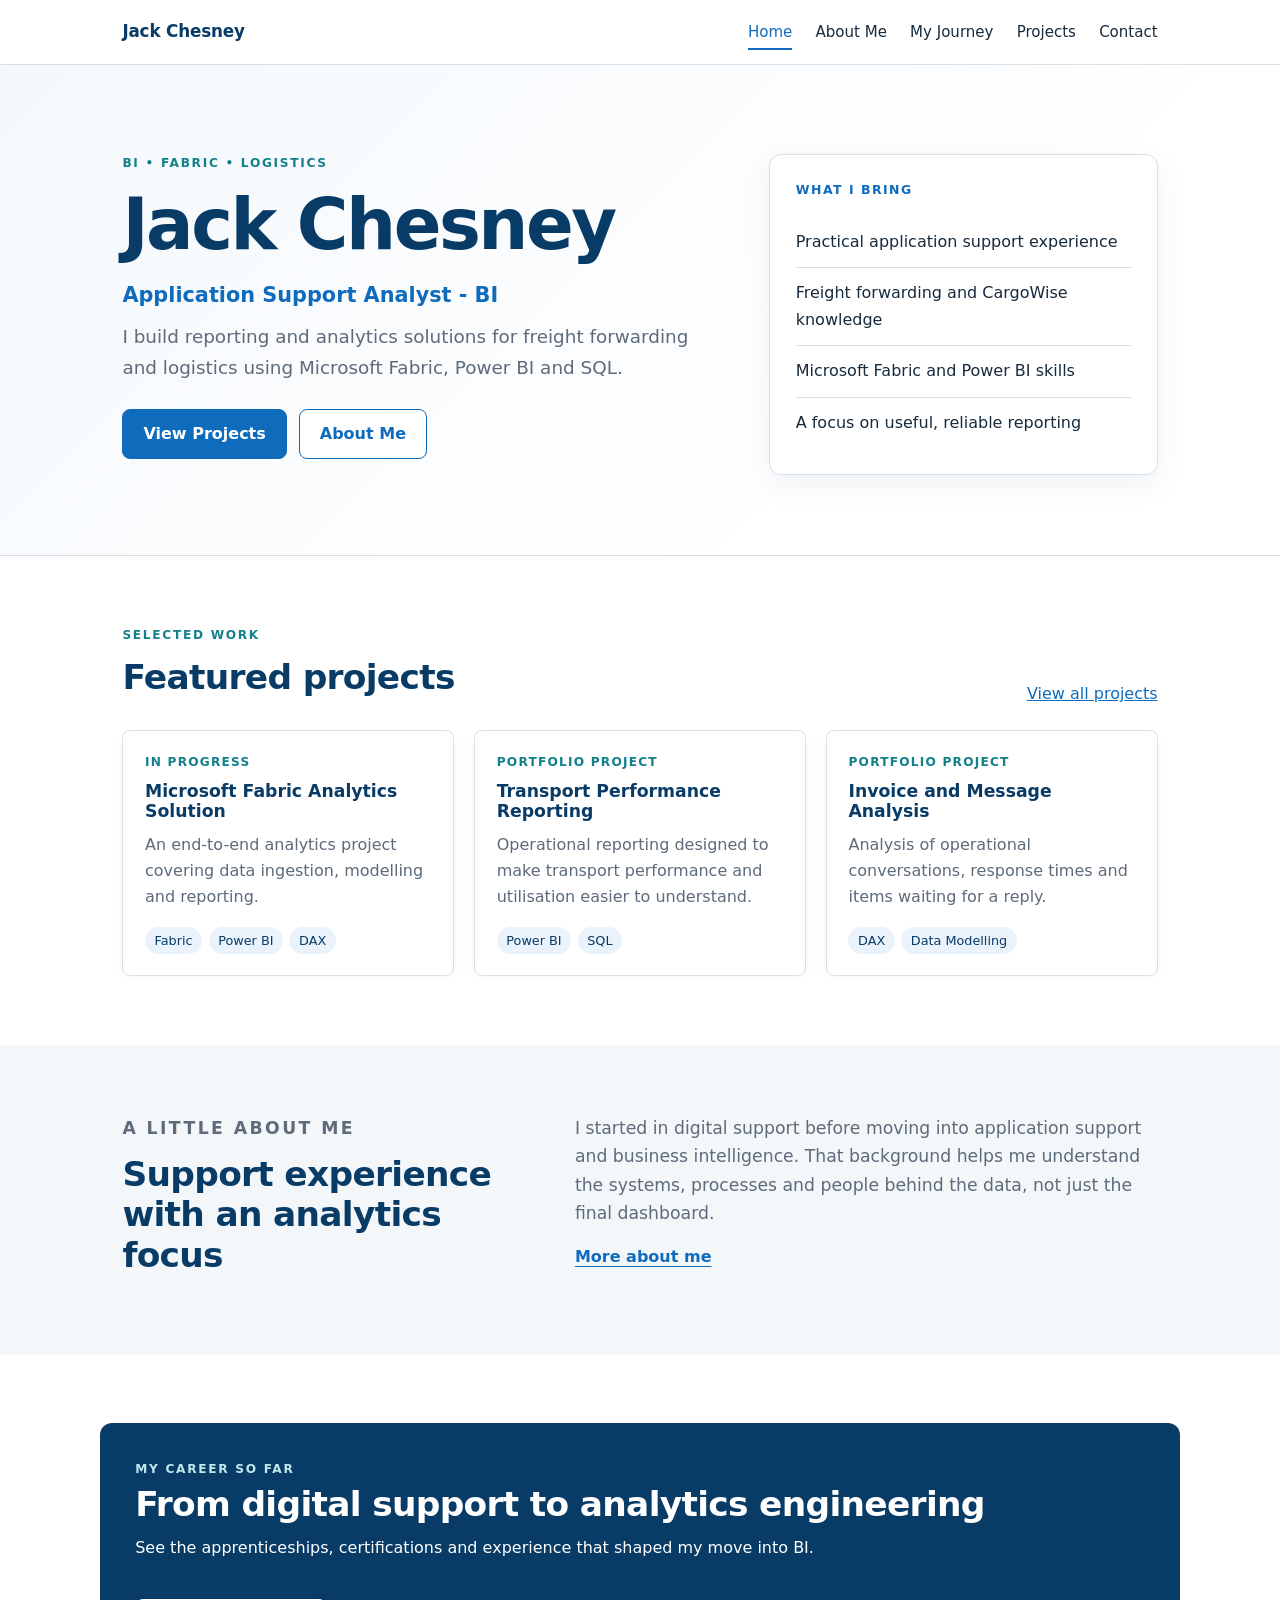
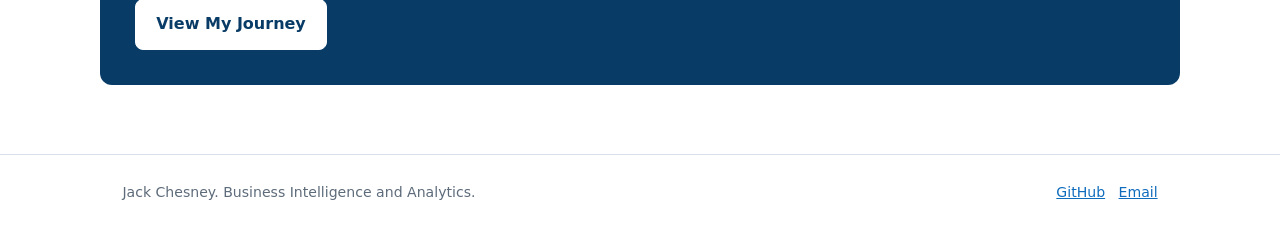
<file: index.html>
<!DOCTYPE html>
<html lang="en-GB">
<head>
  <meta charset="utf-8">
  <meta name="viewport" content="width=device-width, initial-scale=1">
  <title>Home | Jack Chesney</title>
  <meta name="description" content="Portfolio of Jack Chesney, a BI professional working with Microsoft Fabric, Power BI and SQL in freight forwarding and logistics.">
  <link rel="stylesheet" href="style.css">
</head>
<body>
<a class="skip" href="#main">Skip to content</a>
<header class="site-header"><div class="wrap bar"><a class="brand" href="index.html">Jack Chesney</a>
<input type="checkbox" id="mt" class="mt"><label for="mt" class="mb" aria-label="Menu">Menu</label>
<nav aria-label="Main"><ul><li><a href="index.html" aria-current="page">Home</a></li><li><a href="about.html">About Me</a></li><li><a href="journey.html">My Journey</a></li><li><a href="projects.html">Projects</a></li><li><a href="contact.html">Contact</a></li></ul></nav></div></header>
<main id="main">
<section class="hero"><div class="wrap hero-grid"><div>
<p class="eyebrow">BI • Fabric • Logistics</p>
<h1>Jack Chesney</h1><p class="role">Application Support Analyst - BI</p>
<p class="lead">I build reporting and analytics solutions for freight forwarding and logistics using Microsoft Fabric, Power BI and SQL.</p>
<p class="btns"><a class="btn primary" href="projects.html">View Projects</a><a class="btn" href="about.html">About Me</a></p>
</div><aside class="profile-panel" aria-label="Professional focus"><p class="panel-label">What I bring</p><ul><li>Practical application support experience</li><li>Freight forwarding and CargoWise knowledge</li><li>Microsoft Fabric and Power BI skills</li><li>A focus on useful, reliable reporting</li></ul></aside></div></section>
<section class="section"><div class="wrap"><div class="section-heading"><div><p class="eyebrow">Selected work</p><h2>Featured projects</h2></div><a href="projects.html">View all projects</a></div>
<div class="grid g3"><article class="card project-preview"><p class="card-kicker">In progress</p><h3><a class="card-title-link" href="project-4.html">Microsoft Fabric Analytics Solution</a></h3><p>An end-to-end analytics project covering data ingestion, modelling and reporting.</p><ul class="tags"><li>Fabric</li><li>Power BI</li><li>DAX</li></ul></article>
<article class="card project-preview"><p class="card-kicker">Portfolio project</p><h3><a class="card-title-link" href="project-1.html">Transport Performance Reporting</a></h3><p>Operational reporting designed to make transport performance and utilisation easier to understand.</p><ul class="tags"><li>Power BI</li><li>SQL</li></ul></article>
<article class="card project-preview"><p class="card-kicker">Portfolio project</p><h3><a class="card-title-link" href="project-2.html">Invoice and Message Analysis</a></h3><p>Analysis of operational conversations, response times and items waiting for a reply.</p><ul class="tags"><li>DAX</li><li>Data Modelling</li></ul></article></div></div></section>
<section class="section alt"><div class="wrap about-strip"><div><p class="eyebrow">A little about me</p><h2>Support experience with an analytics focus</h2></div><div><p>I started in digital support before moving into application support and business intelligence. That background helps me understand the systems, processes and people behind the data, not just the final dashboard.</p><a class="text-link" href="about.html">More about me</a></div></div></section>
<section class="section"><div class="wrap cta"><div><p class="eyebrow light">My career so far</p><h2>From digital support to analytics engineering</h2><p>See the apprenticeships, certifications and experience that shaped my move into BI.</p></div><a class="btn inverse" href="journey.html">View My Journey</a></div></section>
</main>
<footer class="site-footer"><div class="wrap"><p>Jack Chesney. Business Intelligence and Analytics.</p><p><a href="https://github.com/jches2002">GitHub</a> &nbsp; <a href="mailto:jrc.analytics@outlook.com">Email</a></p></div></footer>
</body></html>
</file>
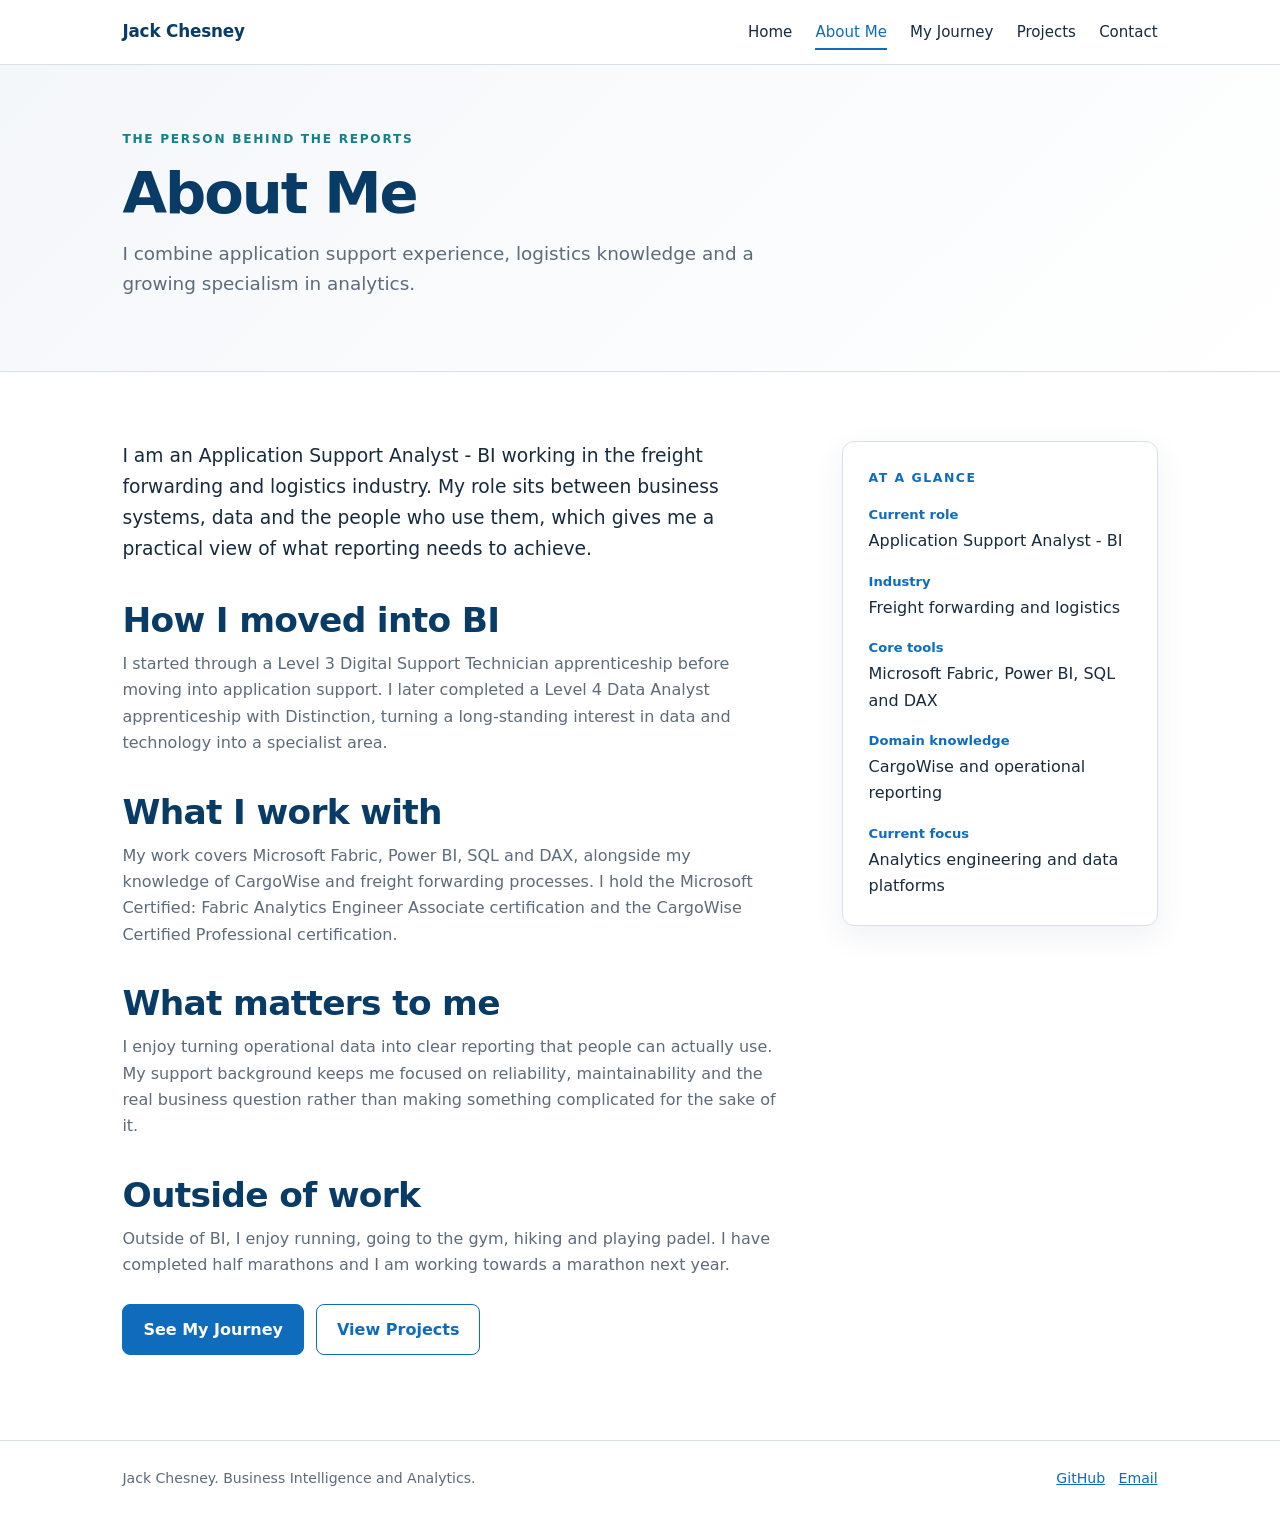
<file: about.html>
<!DOCTYPE html>
<html lang="en-GB"><head><meta charset="utf-8"><meta name="viewport" content="width=device-width, initial-scale=1">
<title>About Me | Jack Chesney</title><meta name="description" content="About Jack Chesney, an Application Support Analyst - BI working in freight forwarding and logistics."><link rel="stylesheet" href="style.css"></head><body>
<a class="skip" href="#main">Skip to content</a>
<header class="site-header"><div class="wrap bar"><a class="brand" href="index.html">Jack Chesney</a><input type="checkbox" id="mt" class="mt"><label for="mt" class="mb" aria-label="Menu">Menu</label><nav aria-label="Main"><ul><li><a href="index.html">Home</a></li><li><a href="about.html" aria-current="page">About Me</a></li><li><a href="journey.html">My Journey</a></li><li><a href="projects.html">Projects</a></li><li><a href="contact.html">Contact</a></li></ul></nav></div></header>
<main id="main"><section class="page-hero"><div class="wrap"><p class="eyebrow">The person behind the reports</p><h1>About Me</h1><p class="lead">I combine application support experience, logistics knowledge and a growing specialism in analytics.</p></div></section>
<section class="section"><div class="wrap about-layout"><article class="prose"><p class="intro">I am an Application Support Analyst - BI working in the freight forwarding and logistics industry. My role sits between business systems, data and the people who use them, which gives me a practical view of what reporting needs to achieve.</p>
<h2>How I moved into BI</h2><p>I started through a Level 3 Digital Support Technician apprenticeship before moving into application support. I later completed a Level 4 Data Analyst apprenticeship with Distinction, turning a long-standing interest in data and technology into a specialist area.</p>
<h2>What I work with</h2><p>My work covers Microsoft Fabric, Power BI, SQL and DAX, alongside my knowledge of CargoWise and freight forwarding processes. I hold the Microsoft Certified: Fabric Analytics Engineer Associate certification and the CargoWise Certified Professional certification.</p>
<h2>What matters to me</h2><p>I enjoy turning operational data into clear reporting that people can actually use. My support background keeps me focused on reliability, maintainability and the real business question rather than making something complicated for the sake of it.</p>
<h2>Outside of work</h2><p>Outside of BI, I enjoy running, going to the gym, hiking and playing padel. I have completed half marathons and I am working towards a marathon next year.</p>
<p class="btns"><a class="btn primary" href="journey.html">See My Journey</a><a class="btn" href="projects.html">View Projects</a></p></article>
<aside class="fact-card"><p class="panel-label">At a glance</p><dl><dt>Current role</dt><dd>Application Support Analyst - BI</dd><dt>Industry</dt><dd>Freight forwarding and logistics</dd><dt>Core tools</dt><dd>Microsoft Fabric, Power BI, SQL and DAX</dd><dt>Domain knowledge</dt><dd>CargoWise and operational reporting</dd><dt>Current focus</dt><dd>Analytics engineering and data platforms</dd></dl></aside></div></section></main>
<footer class="site-footer"><div class="wrap"><p>Jack Chesney. Business Intelligence and Analytics.</p><p><a href="https://github.com/jches2002">GitHub</a> &nbsp; <a href="mailto:jrc.analytics@outlook.com">Email</a></p></div></footer></body></html>
</file>
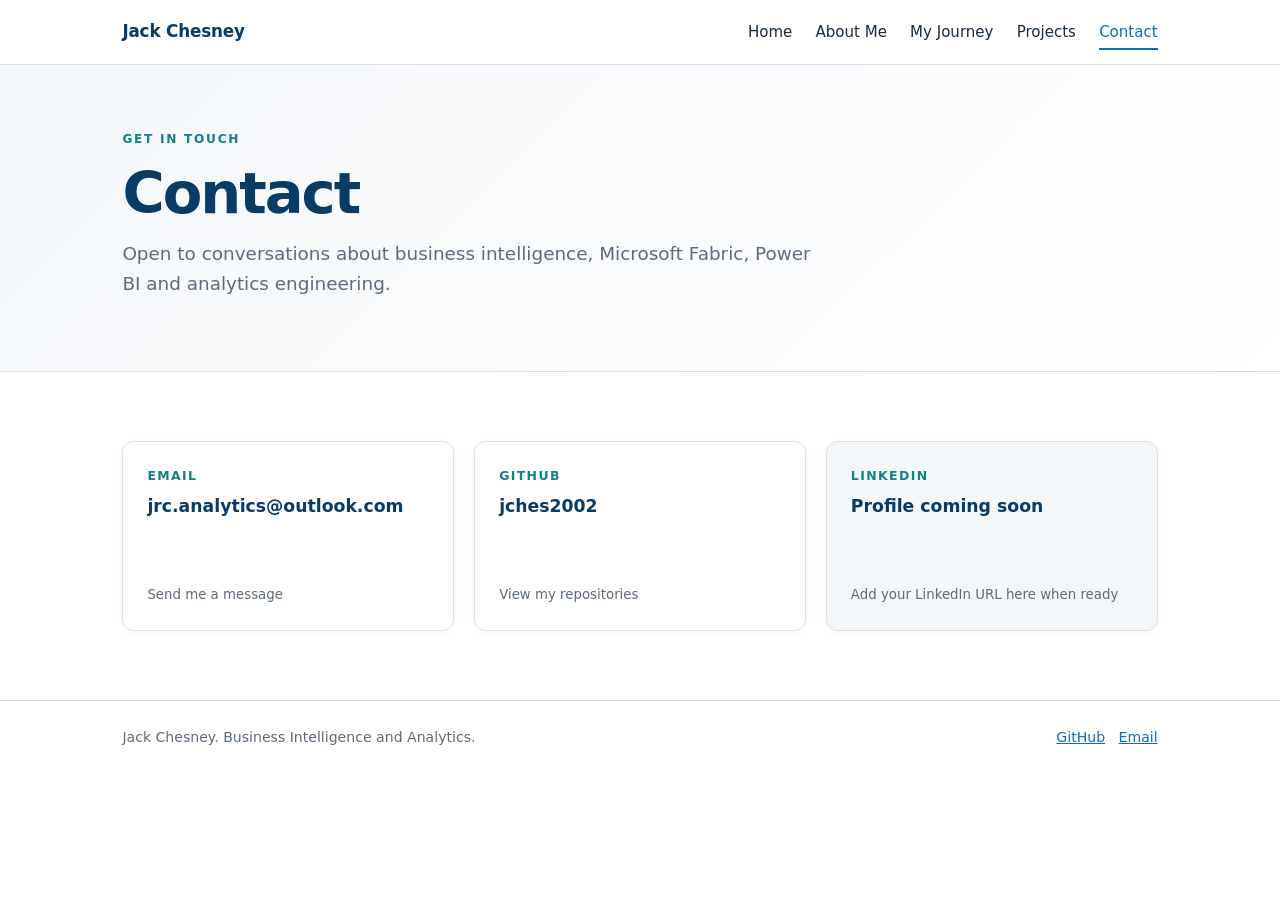
<file: contact.html>
<!DOCTYPE html><html lang="en-GB"><head><meta charset="utf-8"><meta name="viewport" content="width=device-width, initial-scale=1"><title>Contact | Jack Chesney</title><meta name="description" content="Contact Jack Chesney about BI, Power BI and Microsoft Fabric."><link rel="stylesheet" href="style.css"></head><body><a class="skip" href="#main">Skip to content</a><header class="site-header"><div class="wrap bar"><a class="brand" href="index.html">Jack Chesney</a><input type="checkbox" id="mt" class="mt"><label for="mt" class="mb" aria-label="Menu">Menu</label><nav aria-label="Main"><ul><li><a href="index.html">Home</a></li><li><a href="about.html">About Me</a></li><li><a href="journey.html">My Journey</a></li><li><a href="projects.html">Projects</a></li><li><a href="contact.html" aria-current="page">Contact</a></li></ul></nav></div></header><main id="main"><section class="page-hero"><div class="wrap"><p class="eyebrow">Get in touch</p><h1>Contact</h1><p class="lead">Open to conversations about business intelligence, Microsoft Fabric, Power BI and analytics engineering.</p></div></section><section class="section"><div class="wrap contact-grid"><a class="contact-card" href="mailto:jrc.analytics@outlook.com"><span>Email</span><strong>jrc.analytics@outlook.com</strong><small>Send me a message</small></a><a class="contact-card" href="https://github.com/jches2002"><span>GitHub</span><strong>jches2002</strong><small>View my repositories</small></a><div class="contact-card muted-card"><span>LinkedIn</span><strong>Profile coming soon</strong><small>Add your LinkedIn URL here when ready</small></div></div></section></main><footer class="site-footer"><div class="wrap"><p>Jack Chesney. Business Intelligence and Analytics.</p><p><a href="https://github.com/jches2002">GitHub</a> &nbsp; <a href="mailto:jrc.analytics@outlook.com">Email</a></p></div></footer></body></html>
</file>
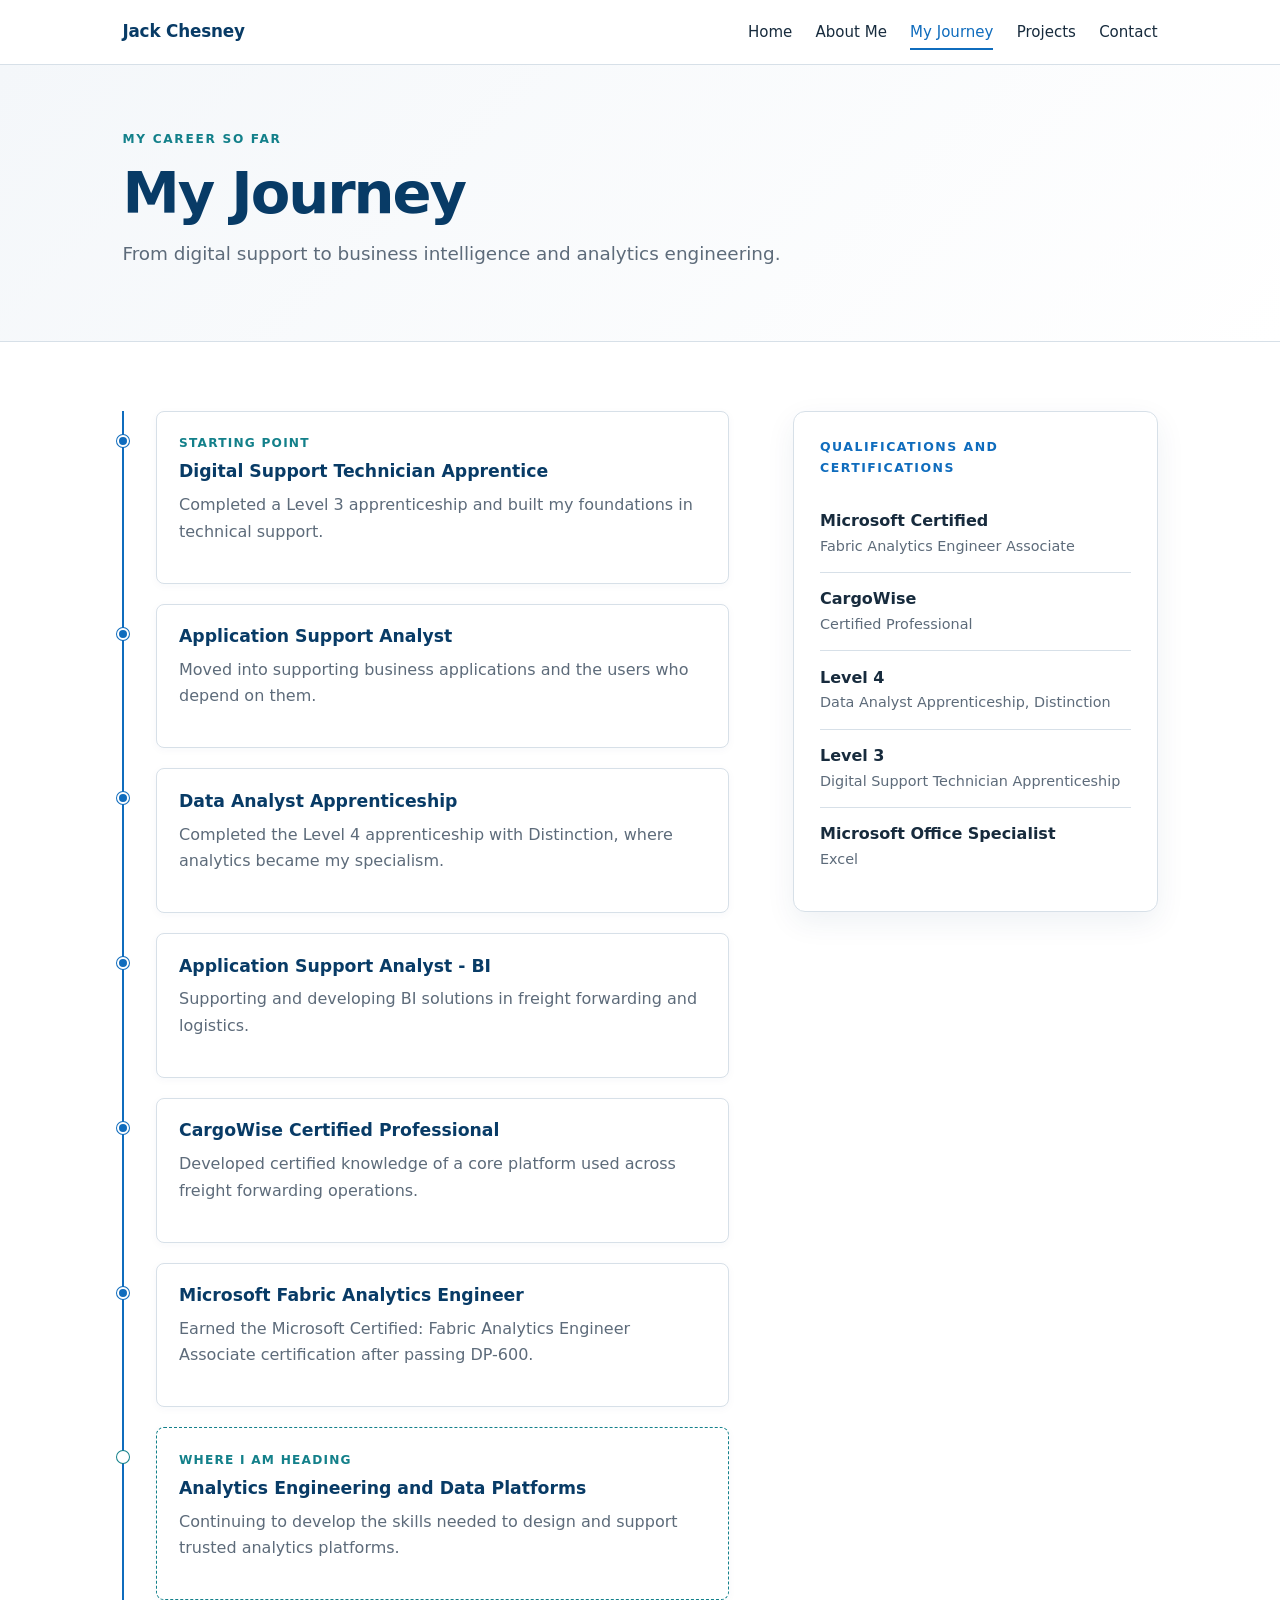
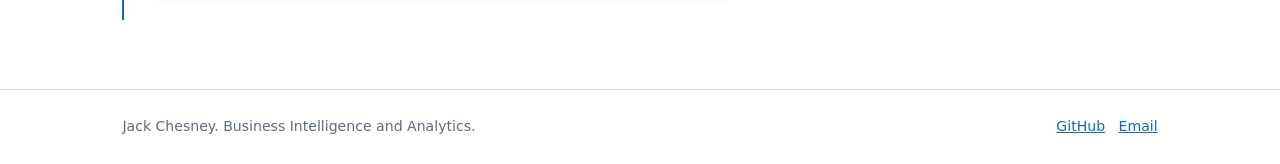
<file: journey.html>
<!DOCTYPE html><html lang="en-GB"><head><meta charset="utf-8"><meta name="viewport" content="width=device-width, initial-scale=1"><title>My Journey | Jack Chesney</title><meta name="description" content="Career timeline and certifications of Jack Chesney."><link rel="stylesheet" href="style.css"></head><body><a class="skip" href="#main">Skip to content</a><header class="site-header"><div class="wrap bar"><a class="brand" href="index.html">Jack Chesney</a><input type="checkbox" id="mt" class="mt"><label for="mt" class="mb" aria-label="Menu">Menu</label><nav aria-label="Main"><ul><li><a href="index.html">Home</a></li><li><a href="about.html">About Me</a></li><li><a href="journey.html" aria-current="page">My Journey</a></li><li><a href="projects.html">Projects</a></li><li><a href="contact.html">Contact</a></li></ul></nav></div></header><main id="main"><section class="page-hero"><div class="wrap"><p class="eyebrow">My career so far</p><h1>My Journey</h1><p class="lead">From digital support to business intelligence and analytics engineering.</p></div></section><section class="section"><div class="wrap journey-layout"><ol class="timeline"><li><div class="dot"></div><div class="card"><p class="card-kicker">Starting point</p><h3>Digital Support Technician Apprentice</h3><p>Completed a Level 3 apprenticeship and built my foundations in technical support.</p></div></li><li><div class="dot"></div><div class="card"><h3>Application Support Analyst</h3><p>Moved into supporting business applications and the users who depend on them.</p></div></li><li><div class="dot"></div><div class="card"><h3>Data Analyst Apprenticeship</h3><p>Completed the Level 4 apprenticeship with Distinction, where analytics became my specialism.</p></div></li><li><div class="dot"></div><div class="card"><h3>Application Support Analyst - BI</h3><p>Supporting and developing BI solutions in freight forwarding and logistics.</p></div></li><li><div class="dot"></div><div class="card"><h3>CargoWise Certified Professional</h3><p>Developed certified knowledge of a core platform used across freight forwarding operations.</p></div></li><li><div class="dot"></div><div class="card"><h3>Microsoft Fabric Analytics Engineer</h3><p>Earned the Microsoft Certified: Fabric Analytics Engineer Associate certification after passing DP-600.</p></div></li><li class="goal"><div class="dot"></div><div class="card"><p class="card-kicker">Where I am heading</p><h3>Analytics Engineering and Data Platforms</h3><p>Continuing to develop the skills needed to design and support trusted analytics platforms.</p></div></li></ol><aside class="achievement-panel"><p class="panel-label">Qualifications and certifications</p><ul><li><strong>Microsoft Certified</strong><span>Fabric Analytics Engineer Associate</span></li><li><strong>CargoWise</strong><span>Certified Professional</span></li><li><strong>Level 4</strong><span>Data Analyst Apprenticeship, Distinction</span></li><li><strong>Level 3</strong><span>Digital Support Technician Apprenticeship</span></li><li><strong>Microsoft Office Specialist</strong><span>Excel</span></li></ul></aside></div></section></main><footer class="site-footer"><div class="wrap"><p>Jack Chesney. Business Intelligence and Analytics.</p><p><a href="https://github.com/jches2002">GitHub</a> &nbsp; <a href="mailto:jrc.analytics@outlook.com">Email</a></p></div></footer></body></html>
</file>
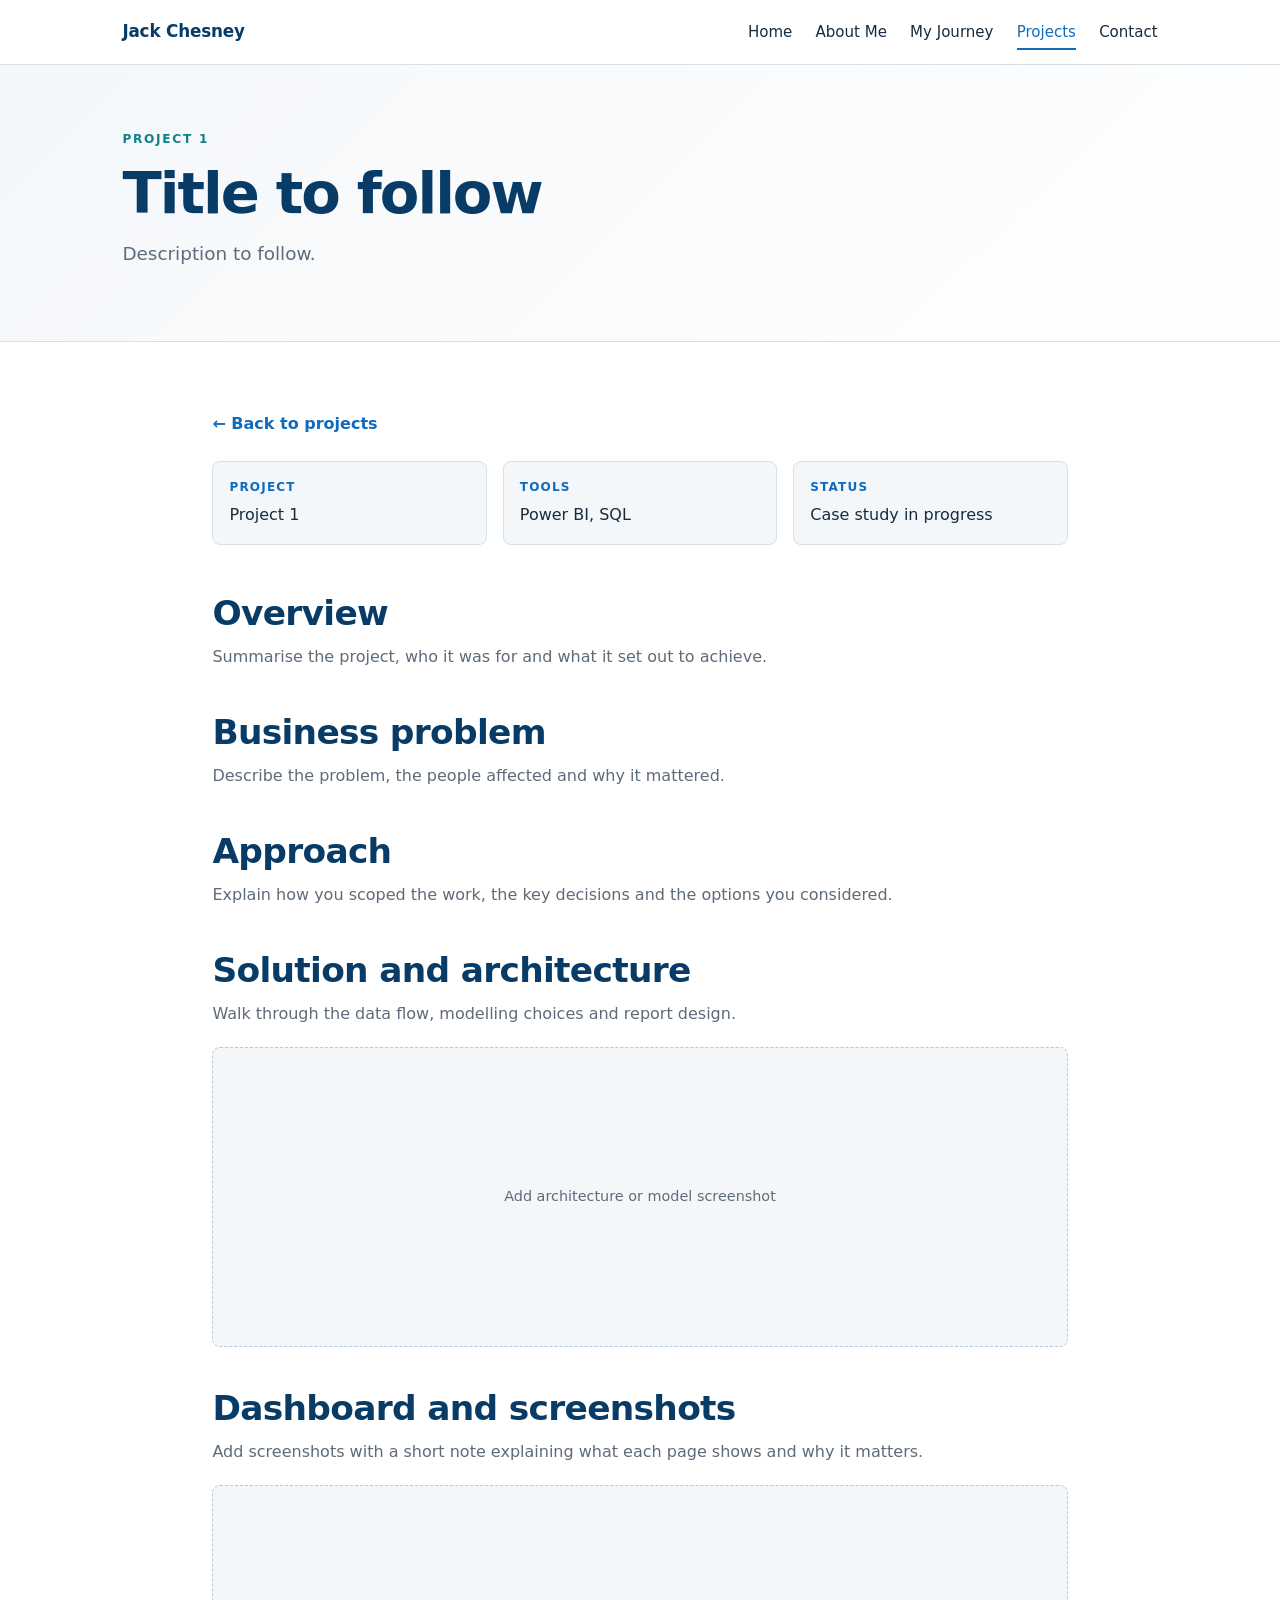
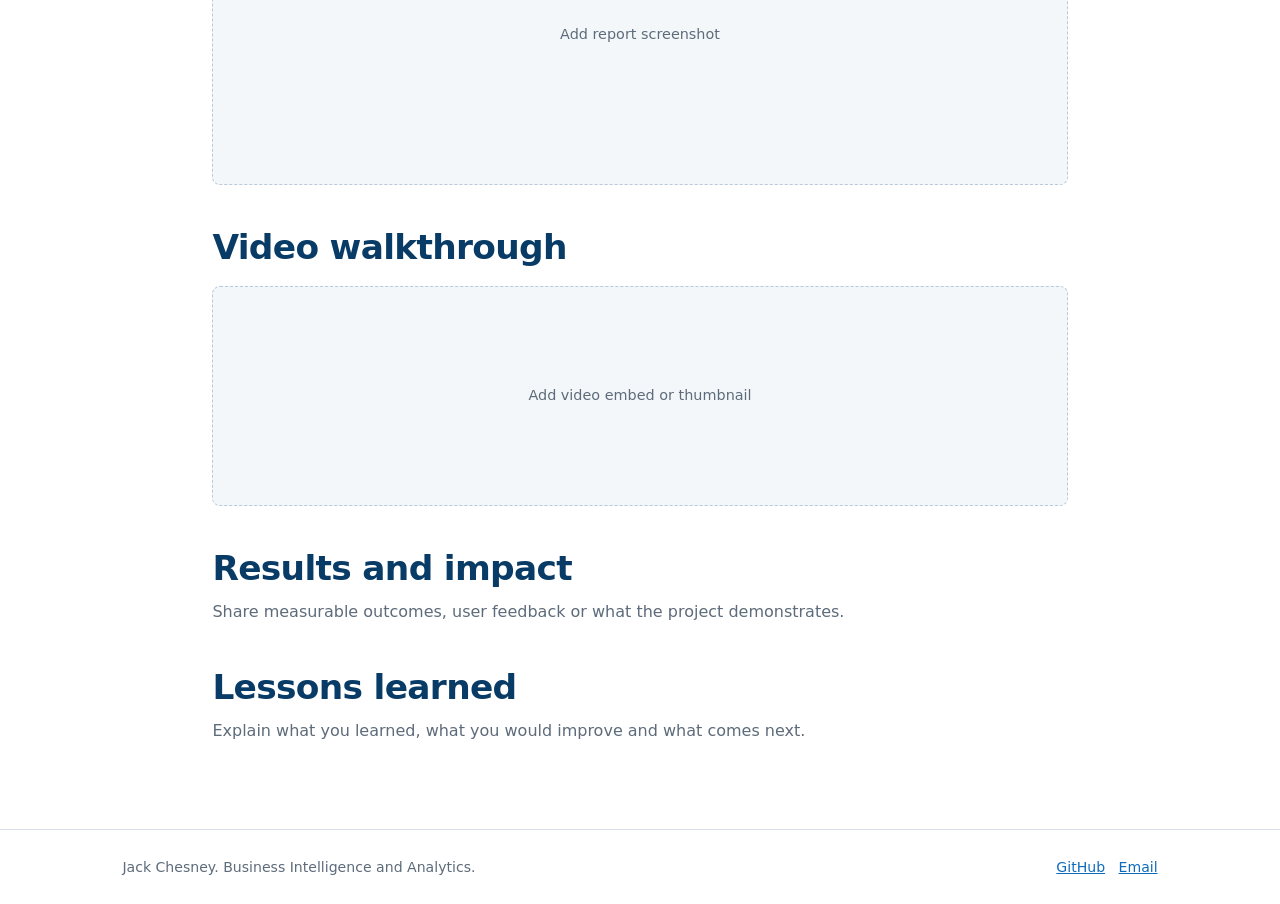
<file: project-1.html>
<!DOCTYPE html><html lang="en-GB"><head><meta charset="utf-8"><meta name="viewport" content="width=device-width, initial-scale=1"><title>Title to follow | Jack Chesney</title><meta name="description" content="Title to follow, an analytics project by Jack Chesney."><link rel="stylesheet" href="style.css"></head><body><a class="skip" href="#main">Skip to content</a><header class="site-header"><div class="wrap bar"><a class="brand" href="index.html">Jack Chesney</a><input type="checkbox" id="mt" class="mt"><label for="mt" class="mb" aria-label="Menu">Menu</label><nav aria-label="Main"><ul><li><a href="index.html">Home</a></li><li><a href="about.html">About Me</a></li><li><a href="journey.html">My Journey</a></li><li><a href="projects.html" aria-current="page">Projects</a></li><li><a href="contact.html">Contact</a></li></ul></nav></div></header><main id="main"><section class="page-hero"><div class="wrap"><p class="eyebrow">Project 1</p><h1>Title to follow</h1><p class="lead">Description to follow.</p></div></section><section class="section case"><div class="wrap case-wrap"><a class="back" href="projects.html">← Back to projects</a><div class="meta"><div><strong>Project</strong><span>Project 1</span></div><div><strong>Tools</strong><span>Power BI, SQL</span></div><div><strong>Status</strong><span>Case study in progress</span></div></div><div class="prose"><h2>Overview</h2><p>Summarise the project, who it was for and what it set out to achieve.</p><h2>Business problem</h2><p>Describe the problem, the people affected and why it mattered.</p><h2>Approach</h2><p>Explain how you scoped the work, the key decisions and the options you considered.</p><h2>Solution and architecture</h2><p>Walk through the data flow, modelling choices and report design.</p><div class="ph case-media">Add architecture or model screenshot</div><h2>Dashboard and screenshots</h2><p>Add screenshots with a short note explaining what each page shows and why it matters.</p><div class="ph case-media">Add report screenshot</div><h2>Video walkthrough</h2><div class="ph case-media video">Add video embed or thumbnail</div><h2>Results and impact</h2><p>Share measurable outcomes, user feedback or what the project demonstrates.</p><h2>Lessons learned</h2><p>Explain what you learned, what you would improve and what comes next.</p></div></div></section></main><footer class="site-footer"><div class="wrap"><p>Jack Chesney. Business Intelligence and Analytics.</p><p><a href="https://github.com/jches2002">GitHub</a> &nbsp; <a href="mailto:jrc.analytics@outlook.com">Email</a></p></div></footer></body></html>
</file>
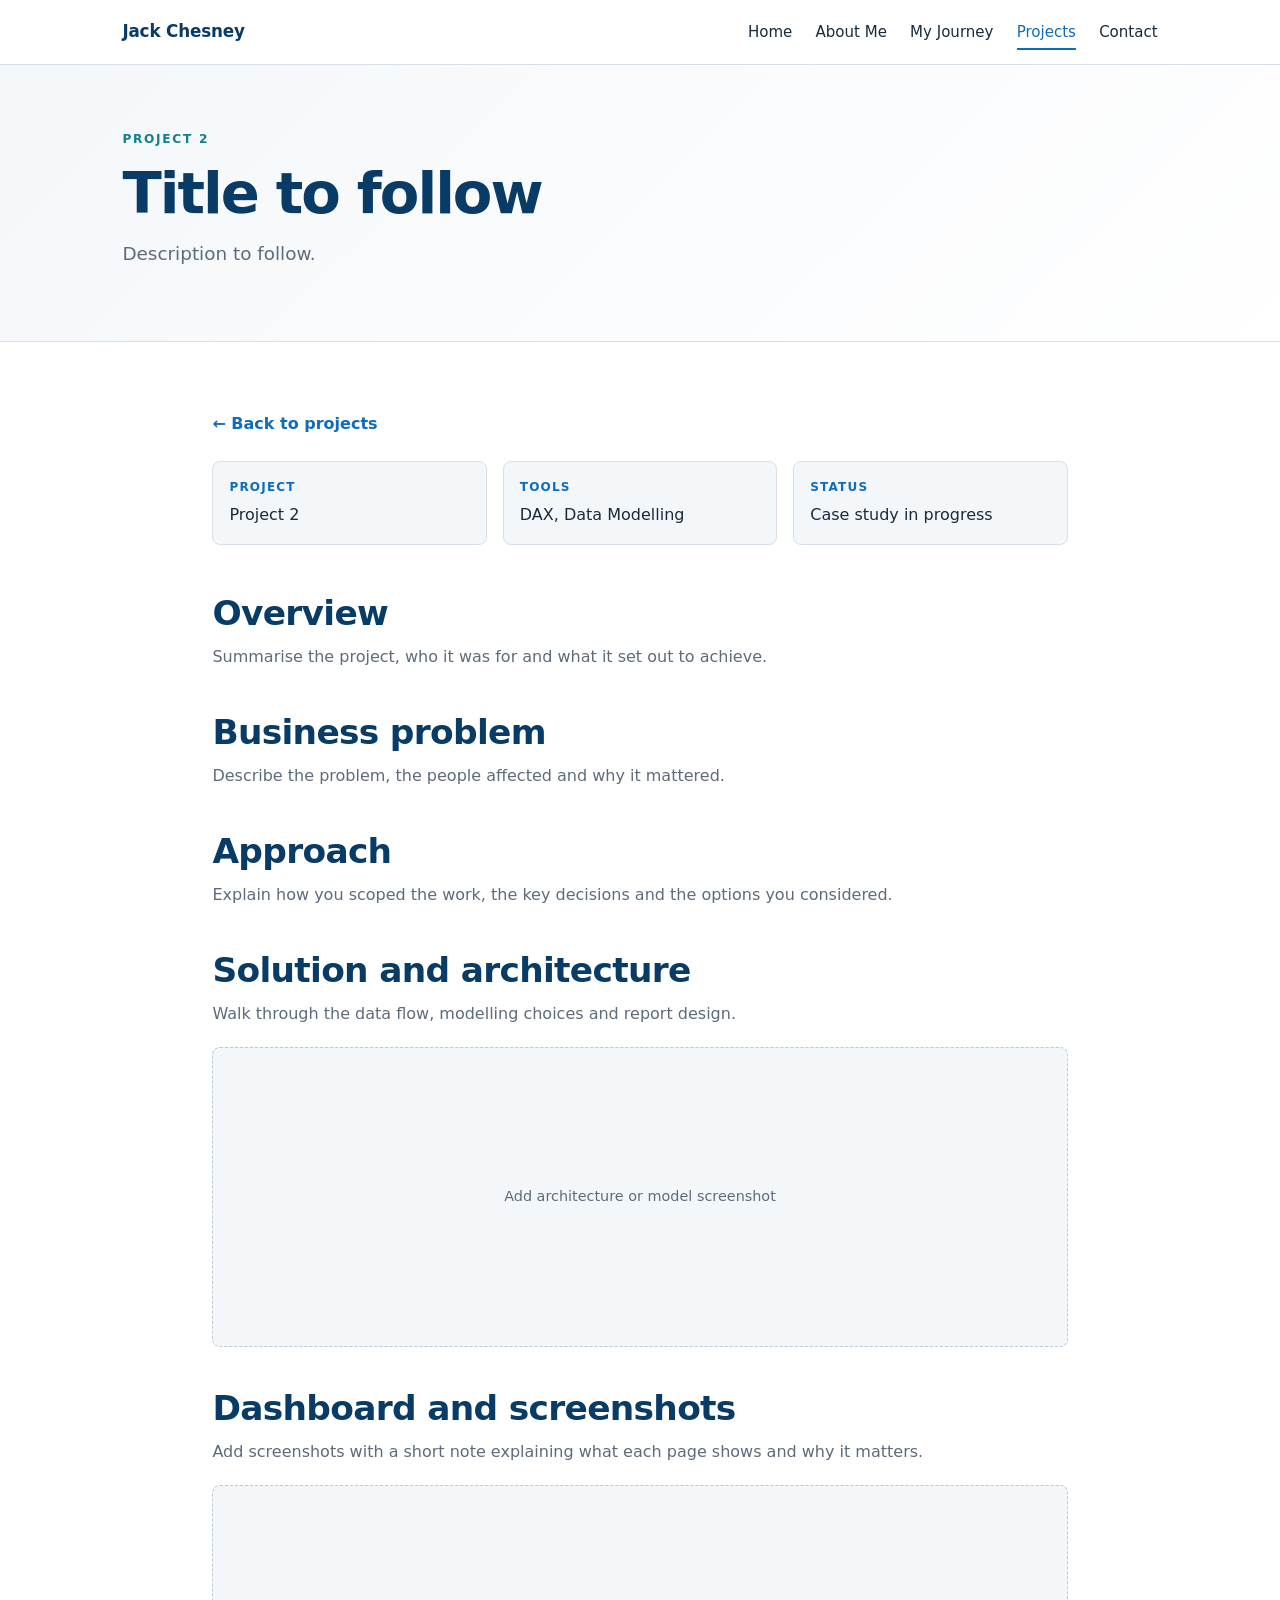
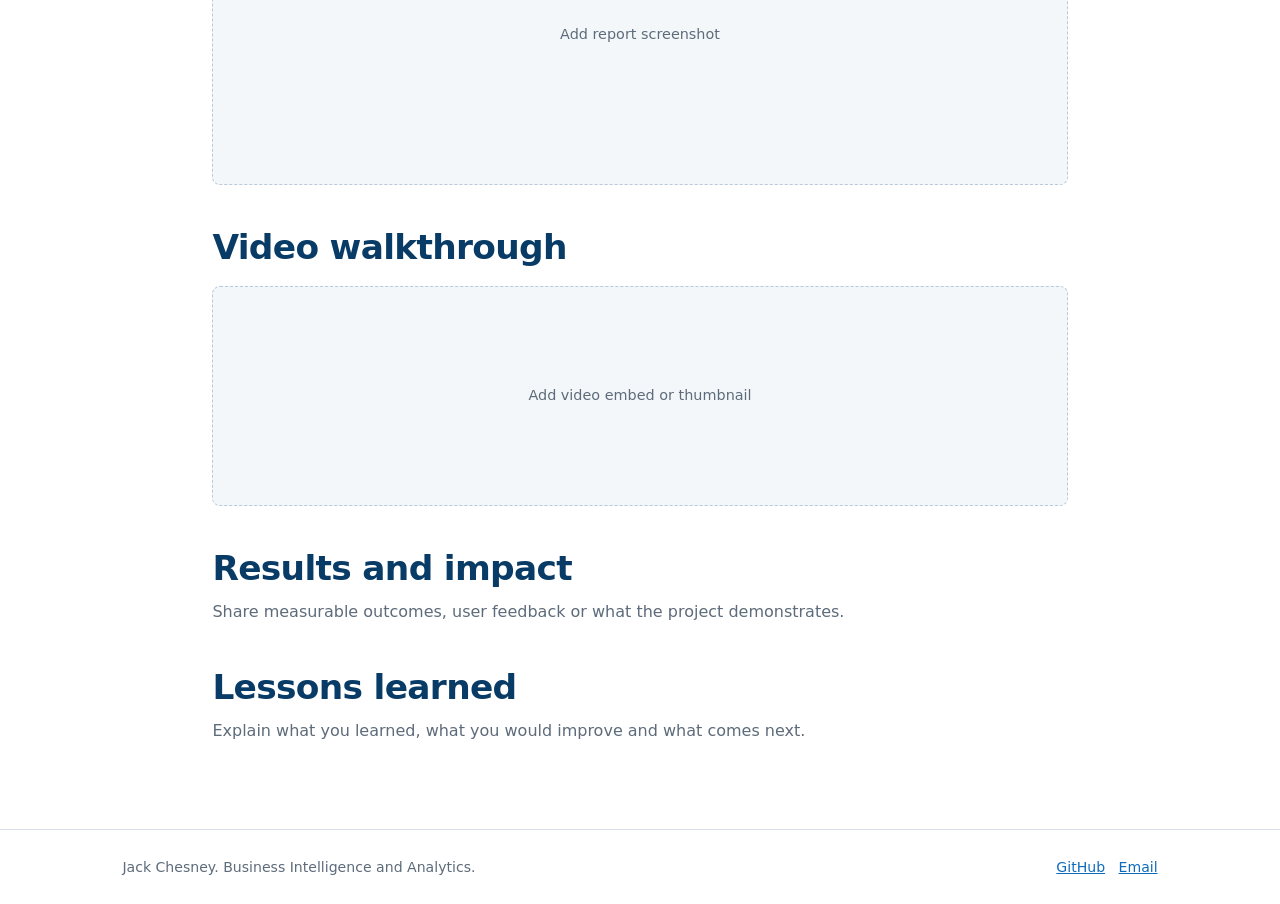
<file: project-2.html>
<!DOCTYPE html><html lang="en-GB"><head><meta charset="utf-8"><meta name="viewport" content="width=device-width, initial-scale=1"><title>Title to follow | Jack Chesney</title><meta name="description" content="Title to follow, an analytics project by Jack Chesney."><link rel="stylesheet" href="style.css"></head><body><a class="skip" href="#main">Skip to content</a><header class="site-header"><div class="wrap bar"><a class="brand" href="index.html">Jack Chesney</a><input type="checkbox" id="mt" class="mt"><label for="mt" class="mb" aria-label="Menu">Menu</label><nav aria-label="Main"><ul><li><a href="index.html">Home</a></li><li><a href="about.html">About Me</a></li><li><a href="journey.html">My Journey</a></li><li><a href="projects.html" aria-current="page">Projects</a></li><li><a href="contact.html">Contact</a></li></ul></nav></div></header><main id="main"><section class="page-hero"><div class="wrap"><p class="eyebrow">Project 2</p><h1>Title to follow</h1><p class="lead">Description to follow.</p></div></section><section class="section case"><div class="wrap case-wrap"><a class="back" href="projects.html">← Back to projects</a><div class="meta"><div><strong>Project</strong><span>Project 2</span></div><div><strong>Tools</strong><span>DAX, Data Modelling</span></div><div><strong>Status</strong><span>Case study in progress</span></div></div><div class="prose"><h2>Overview</h2><p>Summarise the project, who it was for and what it set out to achieve.</p><h2>Business problem</h2><p>Describe the problem, the people affected and why it mattered.</p><h2>Approach</h2><p>Explain how you scoped the work, the key decisions and the options you considered.</p><h2>Solution and architecture</h2><p>Walk through the data flow, modelling choices and report design.</p><div class="ph case-media">Add architecture or model screenshot</div><h2>Dashboard and screenshots</h2><p>Add screenshots with a short note explaining what each page shows and why it matters.</p><div class="ph case-media">Add report screenshot</div><h2>Video walkthrough</h2><div class="ph case-media video">Add video embed or thumbnail</div><h2>Results and impact</h2><p>Share measurable outcomes, user feedback or what the project demonstrates.</p><h2>Lessons learned</h2><p>Explain what you learned, what you would improve and what comes next.</p></div></div></section></main><footer class="site-footer"><div class="wrap"><p>Jack Chesney. Business Intelligence and Analytics.</p><p><a href="https://github.com/jches2002">GitHub</a> &nbsp; <a href="mailto:jrc.analytics@outlook.com">Email</a></p></div></footer></body></html>
</file>
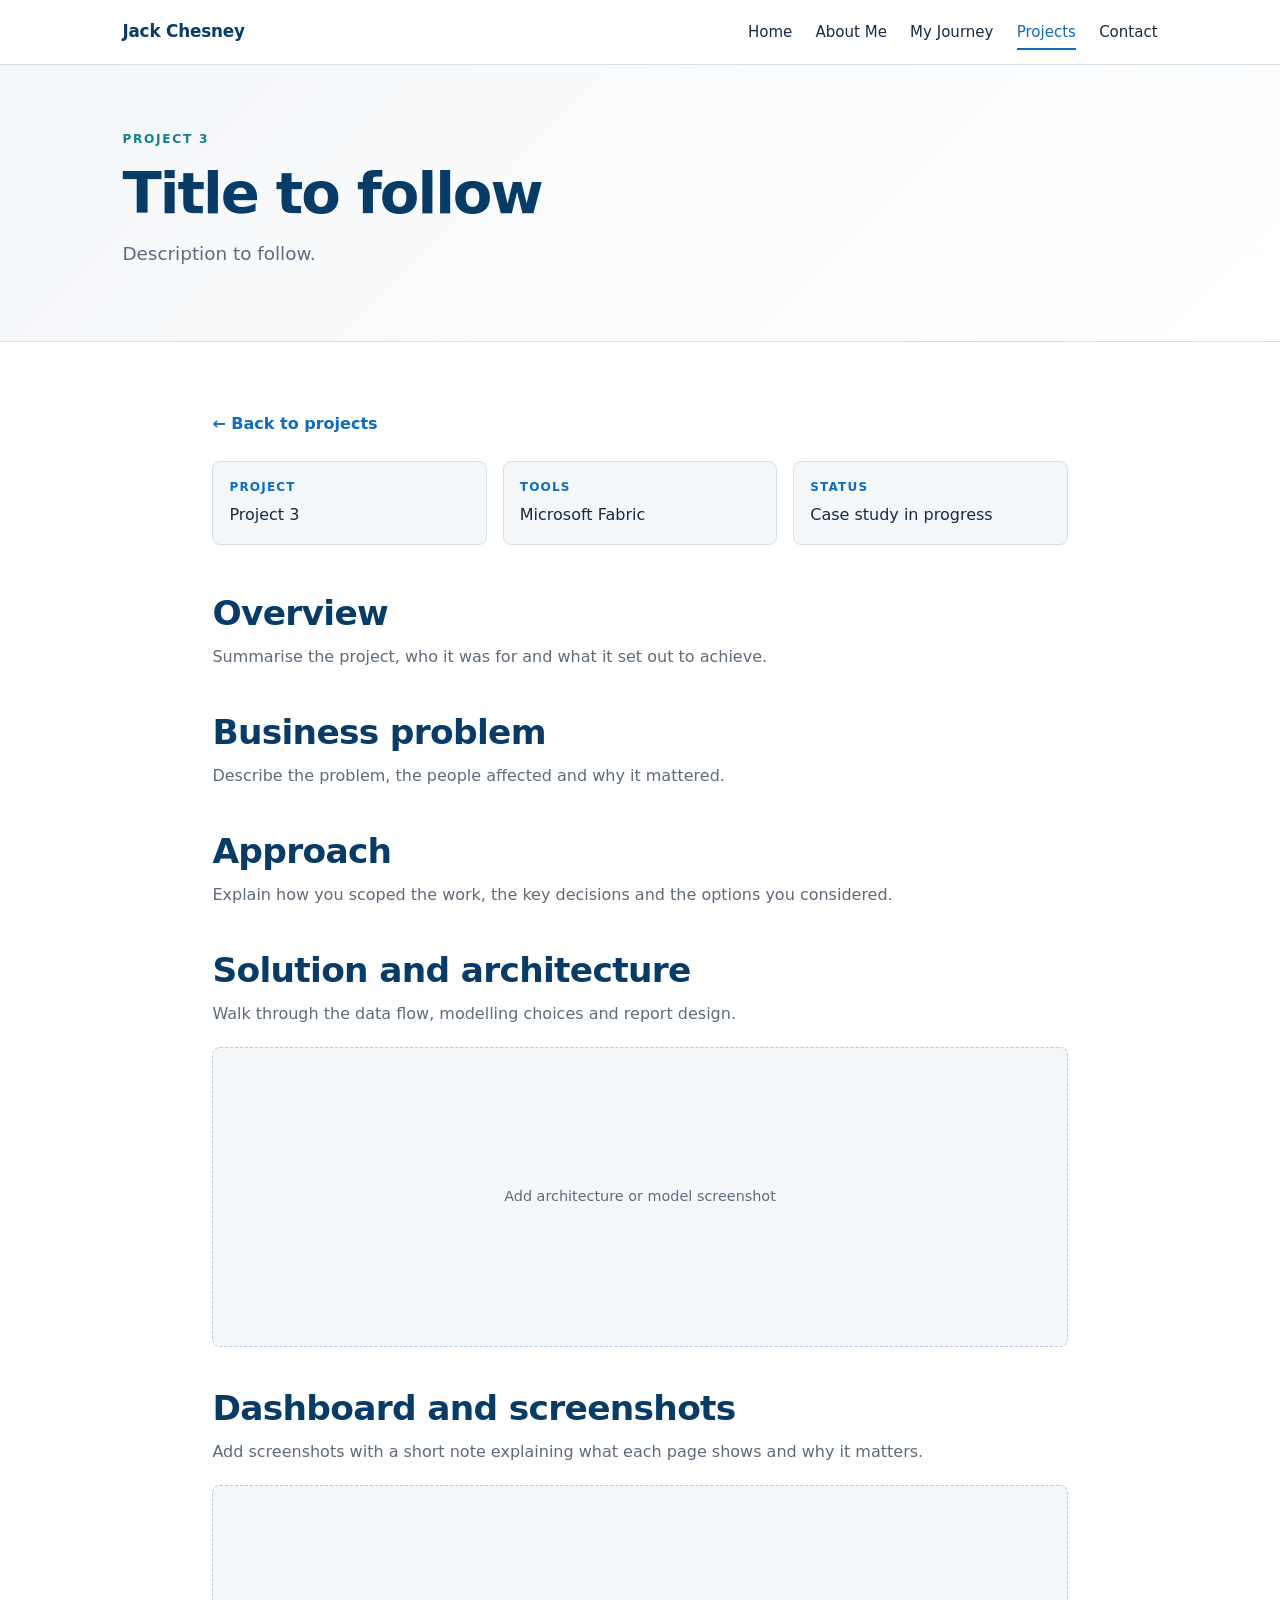
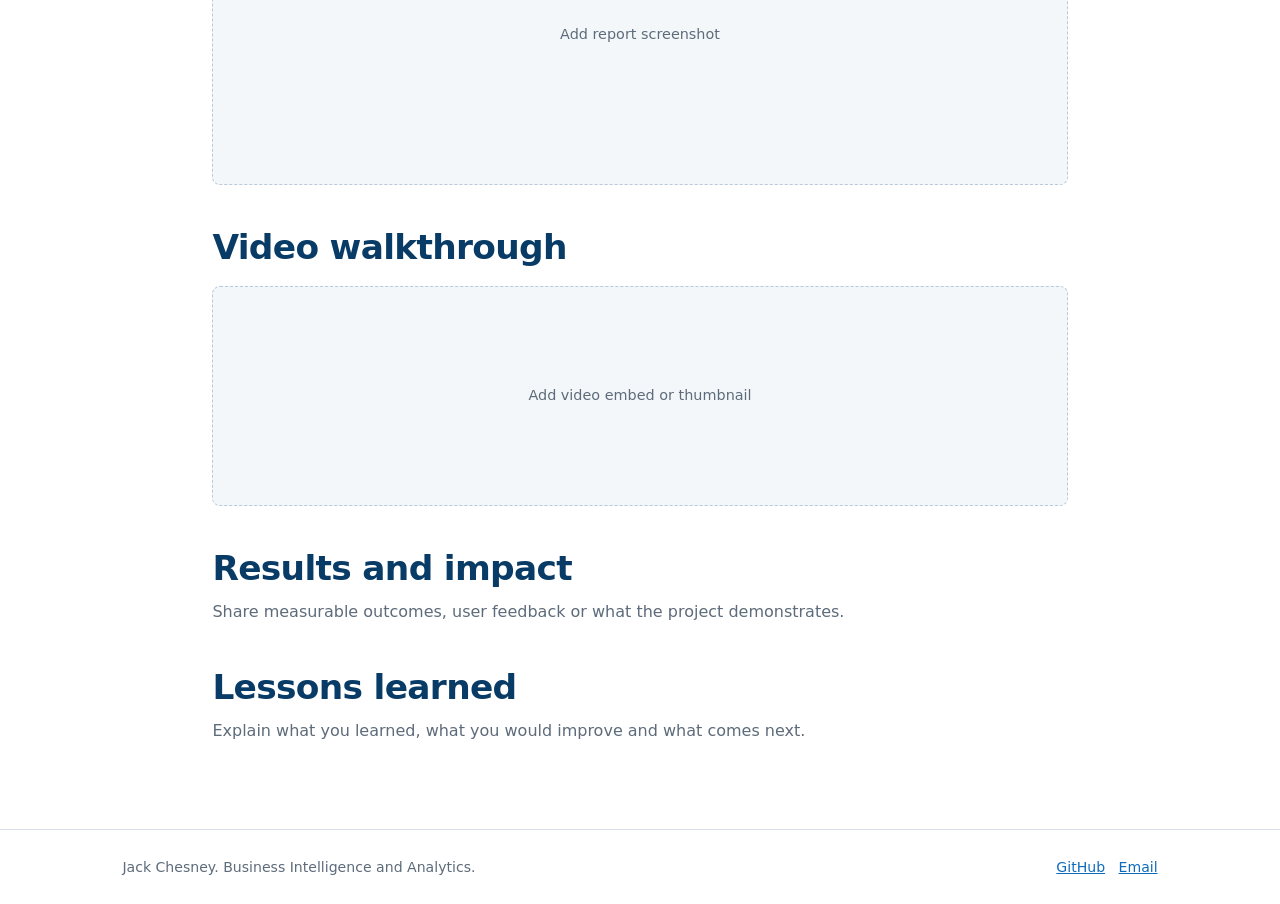
<file: project-3.html>
<!DOCTYPE html><html lang="en-GB"><head><meta charset="utf-8"><meta name="viewport" content="width=device-width, initial-scale=1"><title>Title to follow | Jack Chesney</title><meta name="description" content="Title to follow, an analytics project by Jack Chesney."><link rel="stylesheet" href="style.css"></head><body><a class="skip" href="#main">Skip to content</a><header class="site-header"><div class="wrap bar"><a class="brand" href="index.html">Jack Chesney</a><input type="checkbox" id="mt" class="mt"><label for="mt" class="mb" aria-label="Menu">Menu</label><nav aria-label="Main"><ul><li><a href="index.html">Home</a></li><li><a href="about.html">About Me</a></li><li><a href="journey.html">My Journey</a></li><li><a href="projects.html" aria-current="page">Projects</a></li><li><a href="contact.html">Contact</a></li></ul></nav></div></header><main id="main"><section class="page-hero"><div class="wrap"><p class="eyebrow">Project 3</p><h1>Title to follow</h1><p class="lead">Description to follow.</p></div></section><section class="section case"><div class="wrap case-wrap"><a class="back" href="projects.html">← Back to projects</a><div class="meta"><div><strong>Project</strong><span>Project 3</span></div><div><strong>Tools</strong><span>Microsoft Fabric</span></div><div><strong>Status</strong><span>Case study in progress</span></div></div><div class="prose"><h2>Overview</h2><p>Summarise the project, who it was for and what it set out to achieve.</p><h2>Business problem</h2><p>Describe the problem, the people affected and why it mattered.</p><h2>Approach</h2><p>Explain how you scoped the work, the key decisions and the options you considered.</p><h2>Solution and architecture</h2><p>Walk through the data flow, modelling choices and report design.</p><div class="ph case-media">Add architecture or model screenshot</div><h2>Dashboard and screenshots</h2><p>Add screenshots with a short note explaining what each page shows and why it matters.</p><div class="ph case-media">Add report screenshot</div><h2>Video walkthrough</h2><div class="ph case-media video">Add video embed or thumbnail</div><h2>Results and impact</h2><p>Share measurable outcomes, user feedback or what the project demonstrates.</p><h2>Lessons learned</h2><p>Explain what you learned, what you would improve and what comes next.</p></div></div></section></main><footer class="site-footer"><div class="wrap"><p>Jack Chesney. Business Intelligence and Analytics.</p><p><a href="https://github.com/jches2002">GitHub</a> &nbsp; <a href="mailto:jrc.analytics@outlook.com">Email</a></p></div></footer></body></html>
</file>
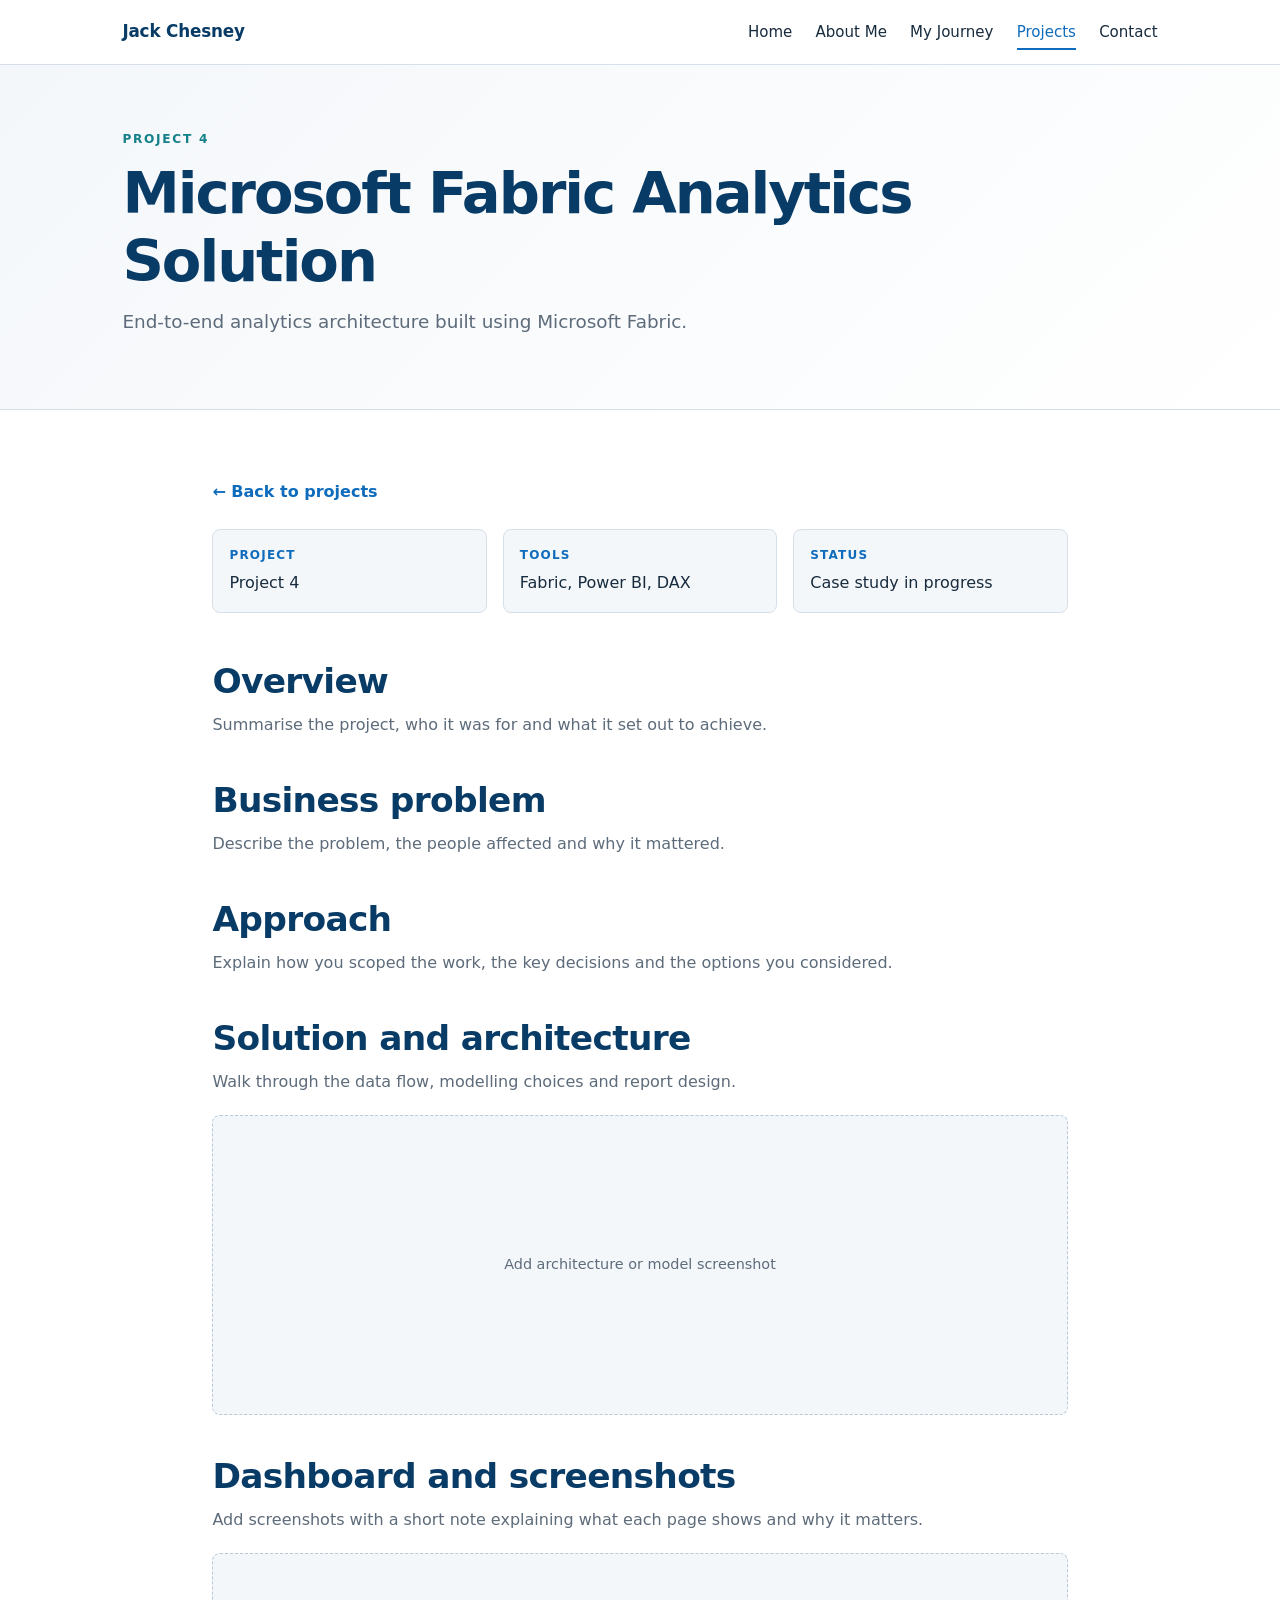
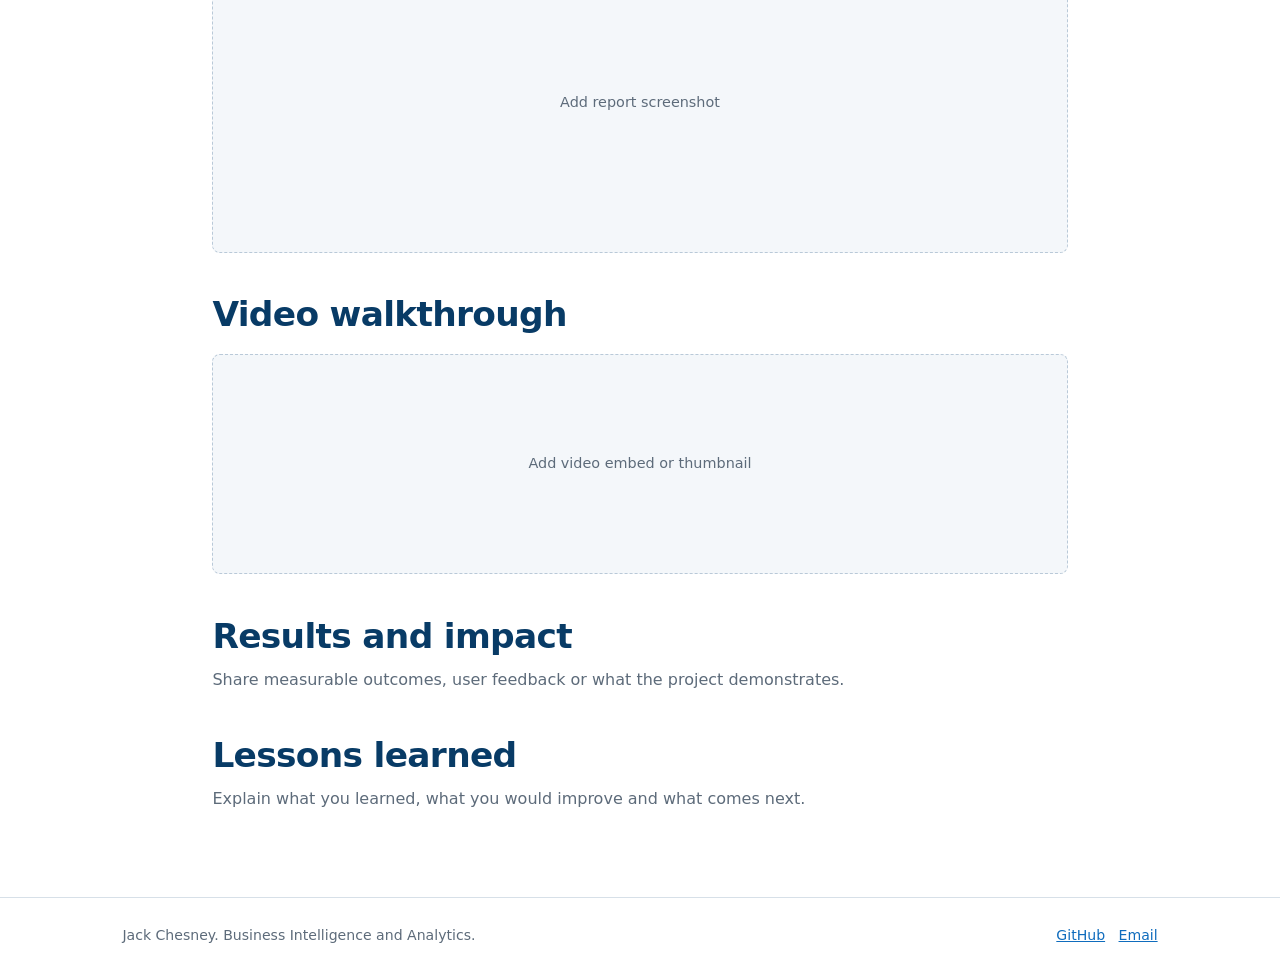
<file: project-4.html>
<!DOCTYPE html><html lang="en-GB"><head><meta charset="utf-8"><meta name="viewport" content="width=device-width, initial-scale=1"><title>Microsoft Fabric Analytics Solution | Jack Chesney</title><meta name="description" content="Microsoft Fabric Analytics Solution, an analytics project by Jack Chesney."><link rel="stylesheet" href="style.css"></head><body><a class="skip" href="#main">Skip to content</a><header class="site-header"><div class="wrap bar"><a class="brand" href="index.html">Jack Chesney</a><input type="checkbox" id="mt" class="mt"><label for="mt" class="mb" aria-label="Menu">Menu</label><nav aria-label="Main"><ul><li><a href="index.html">Home</a></li><li><a href="about.html">About Me</a></li><li><a href="journey.html">My Journey</a></li><li><a href="projects.html" aria-current="page">Projects</a></li><li><a href="contact.html">Contact</a></li></ul></nav></div></header><main id="main"><section class="page-hero"><div class="wrap"><p class="eyebrow">Project 4</p><h1>Microsoft Fabric Analytics Solution</h1><p class="lead">End-to-end analytics architecture built using Microsoft Fabric.</p></div></section><section class="section case"><div class="wrap case-wrap"><a class="back" href="projects.html">← Back to projects</a><div class="meta"><div><strong>Project</strong><span>Project 4</span></div><div><strong>Tools</strong><span>Fabric, Power BI, DAX</span></div><div><strong>Status</strong><span>Case study in progress</span></div></div><div class="prose"><h2>Overview</h2><p>Summarise the project, who it was for and what it set out to achieve.</p><h2>Business problem</h2><p>Describe the problem, the people affected and why it mattered.</p><h2>Approach</h2><p>Explain how you scoped the work, the key decisions and the options you considered.</p><h2>Solution and architecture</h2><p>Walk through the data flow, modelling choices and report design.</p><div class="ph case-media">Add architecture or model screenshot</div><h2>Dashboard and screenshots</h2><p>Add screenshots with a short note explaining what each page shows and why it matters.</p><div class="ph case-media">Add report screenshot</div><h2>Video walkthrough</h2><div class="ph case-media video">Add video embed or thumbnail</div><h2>Results and impact</h2><p>Share measurable outcomes, user feedback or what the project demonstrates.</p><h2>Lessons learned</h2><p>Explain what you learned, what you would improve and what comes next.</p></div></div></section></main><footer class="site-footer"><div class="wrap"><p>Jack Chesney. Business Intelligence and Analytics.</p><p><a href="https://github.com/jches2002">GitHub</a> &nbsp; <a href="mailto:jrc.analytics@outlook.com">Email</a></p></div></footer></body></html>
</file>
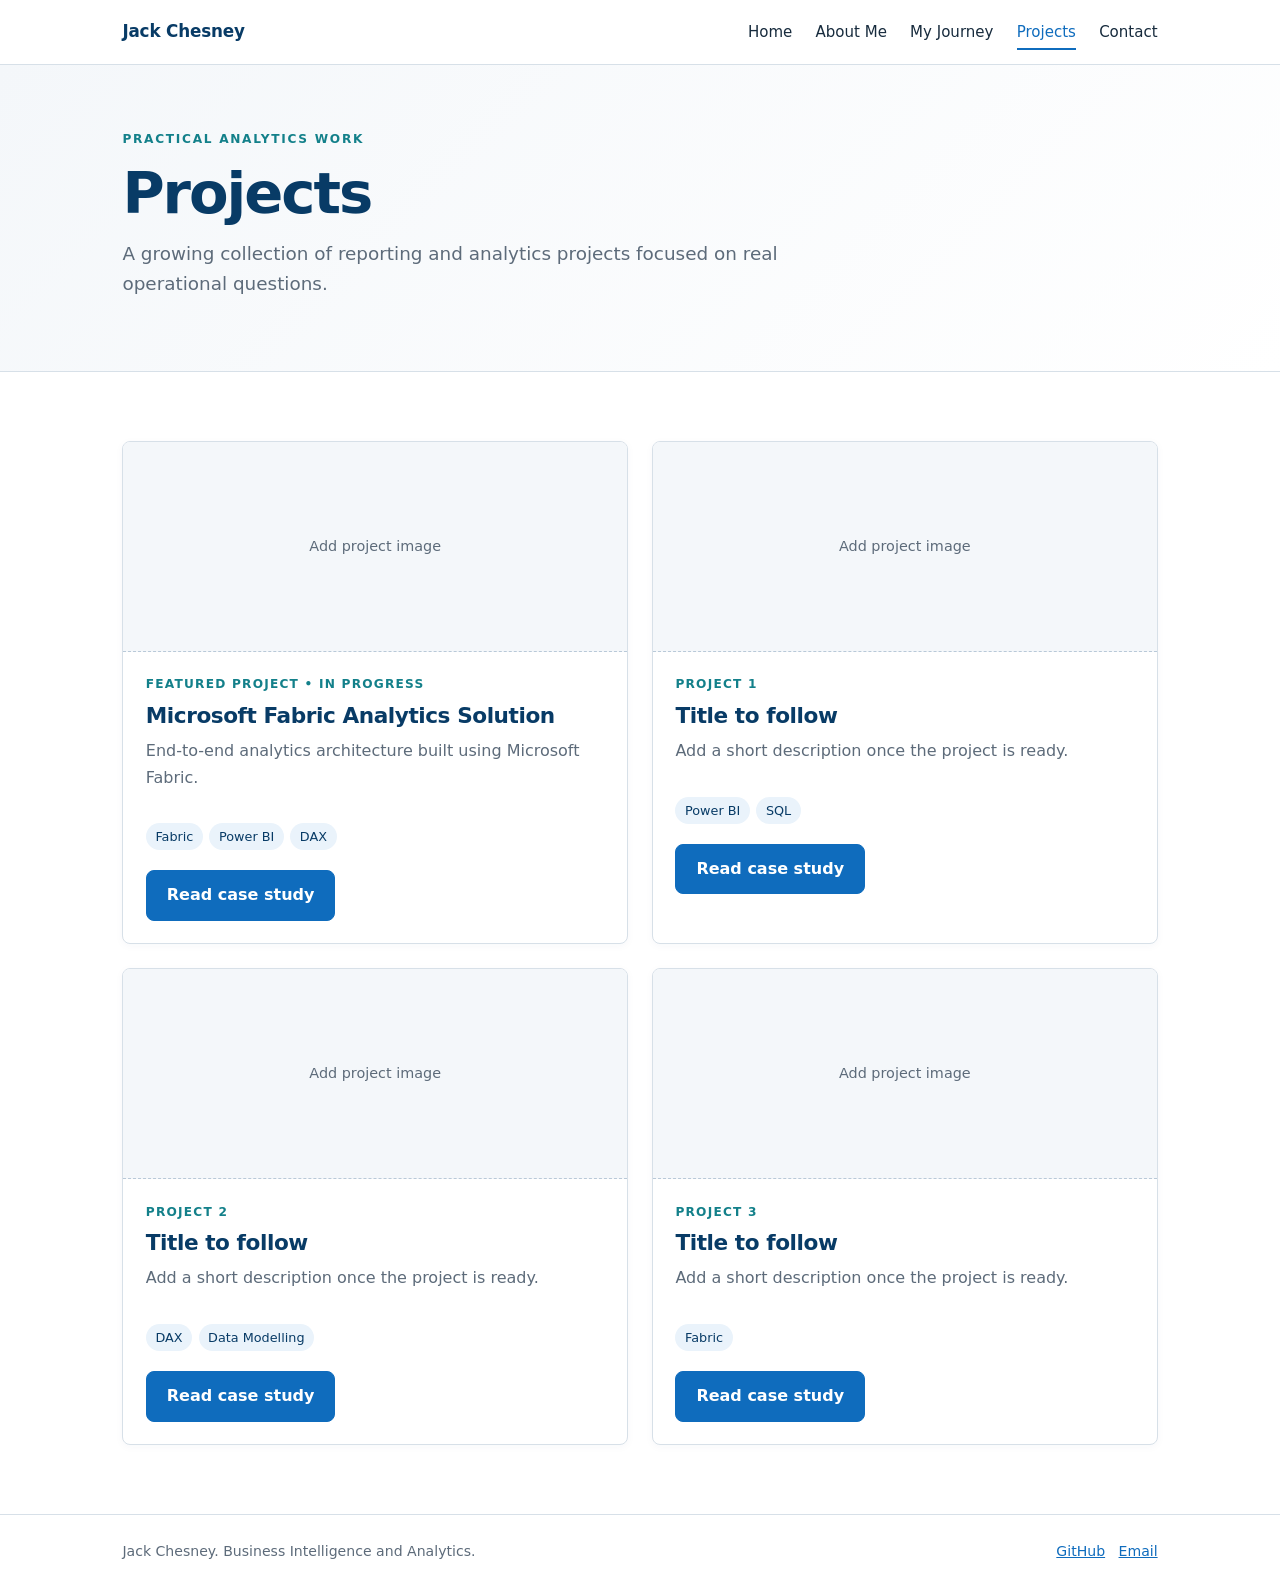
<file: projects.html>
<!DOCTYPE html><html lang="en-GB"><head><meta charset="utf-8"><meta name="viewport" content="width=device-width, initial-scale=1"><title>Projects | Jack Chesney</title><meta name="description" content="Power BI, Microsoft Fabric and analytics projects by Jack Chesney."><link rel="stylesheet" href="style.css"></head><body><a class="skip" href="#main">Skip to content</a><header class="site-header"><div class="wrap bar"><a class="brand" href="index.html">Jack Chesney</a><input type="checkbox" id="mt" class="mt"><label for="mt" class="mb" aria-label="Menu">Menu</label><nav aria-label="Main"><ul><li><a href="index.html">Home</a></li><li><a href="about.html">About Me</a></li><li><a href="journey.html">My Journey</a></li><li><a href="projects.html" aria-current="page">Projects</a></li><li><a href="contact.html">Contact</a></li></ul></nav></div></header><main id="main"><section class="page-hero"><div class="wrap"><p class="eyebrow">Practical analytics work</p><h1>Projects</h1><p class="lead">A growing collection of reporting and analytics projects focused on real operational questions.</p></div></section><section class="section"><div class="wrap pgrid">
<article class="card pcard featured"><div class="ph">Add project image</div><div class="pbody"><p class="card-kicker">Featured project • In progress</p><h2>Microsoft Fabric Analytics Solution</h2><p>End-to-end analytics architecture built using Microsoft Fabric.</p><ul class="tags"><li>Fabric</li><li>Power BI</li><li>DAX</li></ul><a class="btn primary" href="project-4.html">Read case study</a></div></article>
<article class="card pcard"><div class="ph">Add project image</div><div class="pbody"><p class="card-kicker">Project 1</p><h2>Title to follow</h2><p>Add a short description once the project is ready.</p><ul class="tags"><li>Power BI</li><li>SQL</li></ul><a class="btn primary" href="project-1.html">Read case study</a></div></article>
<article class="card pcard"><div class="ph">Add project image</div><div class="pbody"><p class="card-kicker">Project 2</p><h2>Title to follow</h2><p>Add a short description once the project is ready.</p><ul class="tags"><li>DAX</li><li>Data Modelling</li></ul><a class="btn primary" href="project-2.html">Read case study</a></div></article>
<article class="card pcard"><div class="ph">Add project image</div><div class="pbody"><p class="card-kicker">Project 3</p><h2>Title to follow</h2><p>Add a short description once the project is ready.</p><ul class="tags"><li>Fabric</li></ul><a class="btn primary" href="project-3.html">Read case study</a></div></article>
</div></section></main><footer class="site-footer"><div class="wrap"><p>Jack Chesney. Business Intelligence and Analytics.</p><p><a href="https://github.com/jches2002">GitHub</a> &nbsp; <a href="mailto:jrc.analytics@outlook.com">Email</a></p></div></footer></body></html>
</file>
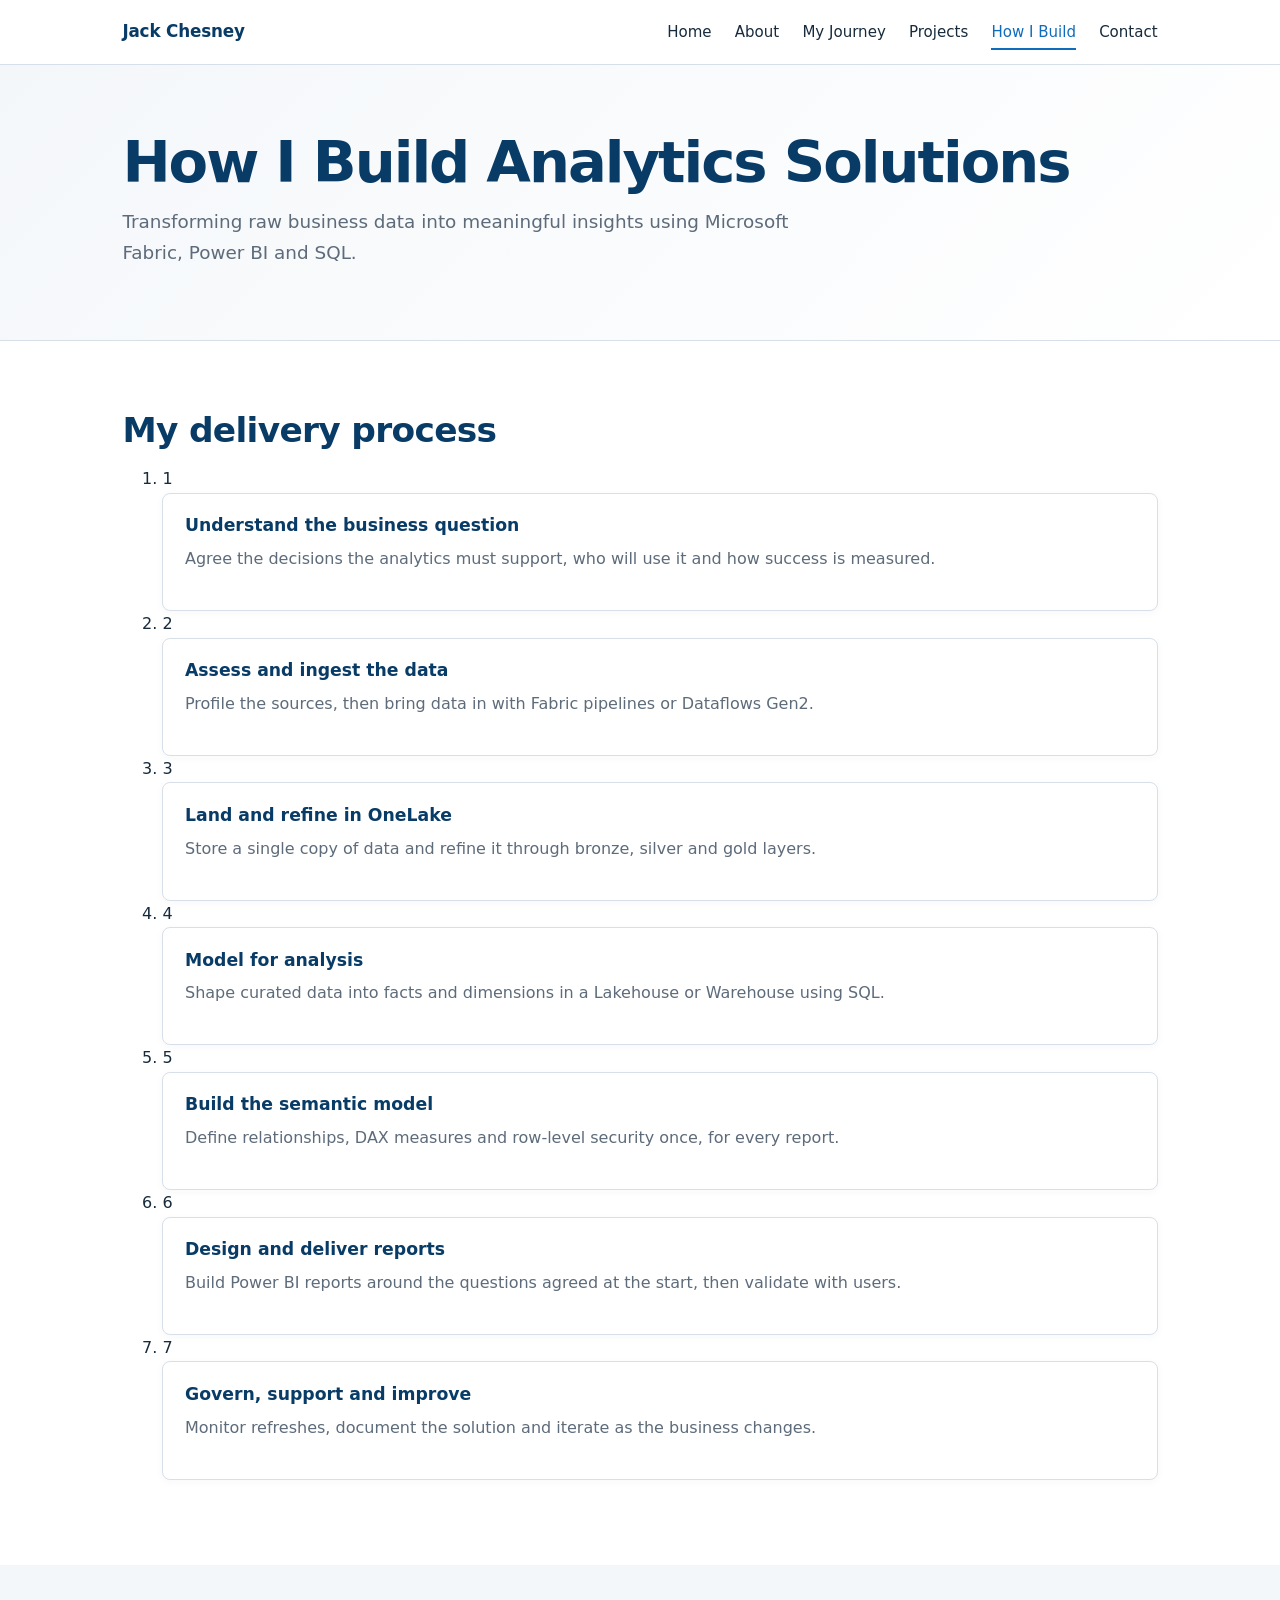
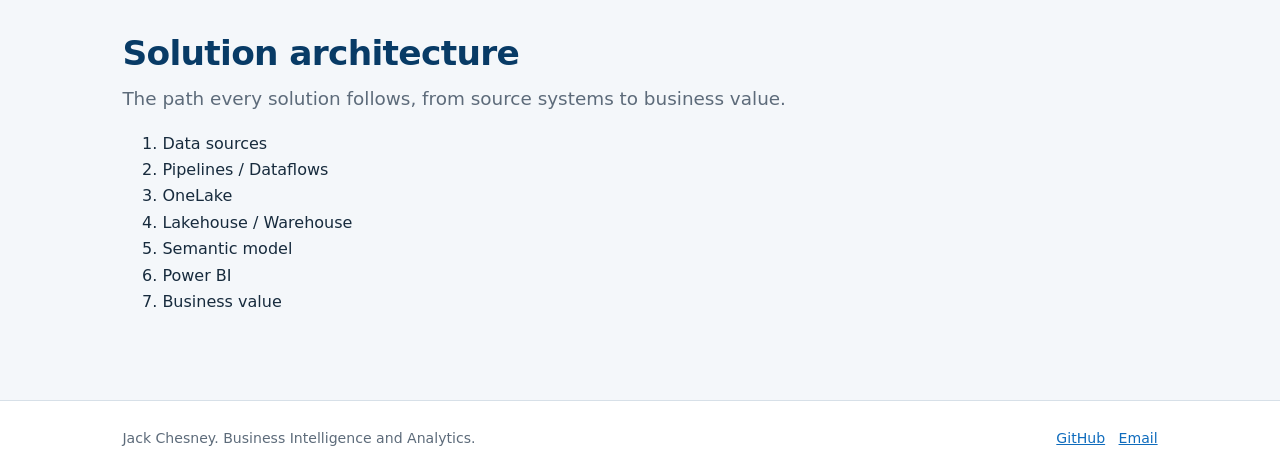
<file: solutions.html>
<!DOCTYPE html>
<html lang="en-GB"><head><meta charset="utf-8"><meta name="viewport" content="width=device-width, initial-scale=1">
<title>How I Build Analytics Solutions | Jack Chesney</title><meta name="description" content="Jack Chesney's methodology for delivering analytics solutions.">
<link rel="stylesheet" href="style.css"></head><body>
<a class="skip" href="#main">Skip to content</a>
<header class="site-header"><div class="wrap bar"><a class="brand" href="index.html">Jack Chesney</a>
<input type="checkbox" id="mt" class="mt"><label for="mt" class="mb" aria-label="Menu">Menu</label>
<nav aria-label="Main"><ul><li><a href="index.html">Home</a></li><li><a href="about.html">About</a></li><li><a href="journey.html">My Journey</a></li><li><a href="projects.html">Projects</a></li><li><a href="solutions.html" aria-current="page">How I Build</a></li><li><a href="contact.html">Contact</a></li></ul></nav></div></header>
<main id="main"><section class="page-hero"><div class="wrap"><h1>How I Build Analytics Solutions</h1><p class="lead">Transforming raw business data into meaningful insights using Microsoft Fabric, Power BI and SQL.</p></div></section>
<section class="section"><div class="wrap"><h2>My delivery process</h2><ol class="process"><li class="stage"><span class="n">1</span><div class="card"><h3>Understand the business question</h3><p>Agree the decisions the analytics must support, who will use it and how success is measured.</p></div></li><li class="stage"><span class="n">2</span><div class="card"><h3>Assess and ingest the data</h3><p>Profile the sources, then bring data in with Fabric pipelines or Dataflows Gen2.</p></div></li><li class="stage"><span class="n">3</span><div class="card"><h3>Land and refine in OneLake</h3><p>Store a single copy of data and refine it through bronze, silver and gold layers.</p></div></li><li class="stage"><span class="n">4</span><div class="card"><h3>Model for analysis</h3><p>Shape curated data into facts and dimensions in a Lakehouse or Warehouse using SQL.</p></div></li><li class="stage"><span class="n">5</span><div class="card"><h3>Build the semantic model</h3><p>Define relationships, DAX measures and row-level security once, for every report.</p></div></li><li class="stage"><span class="n">6</span><div class="card"><h3>Design and deliver reports</h3><p>Build Power BI reports around the questions agreed at the start, then validate with users.</p></div></li><li class="stage"><span class="n">7</span><div class="card"><h3>Govern, support and improve</h3><p>Monitor refreshes, document the solution and iterate as the business changes.</p></div></li></ol></div></section>
<section class="section alt"><div class="wrap"><h2>Solution architecture</h2><p class="lead sm">The path every solution follows, from source systems to business value.</p><ol class="arch"><li>Data sources</li><li>Pipelines / Dataflows</li><li>OneLake</li><li>Lakehouse / Warehouse</li><li>Semantic model</li><li>Power BI</li><li>Business value</li></ol></div></section></main>
<footer class="site-footer"><div class="wrap"><p>Jack Chesney. Business Intelligence and Analytics.</p>
<p><a href="https://github.com/jches2002">GitHub</a> &nbsp; <a href="mailto:jrc.analytics@outlook.com">Email</a></p></div></footer>
</body></html>
</file>
<file: style.css>
:root{--ink:#172b3d;--muted:#5d6b7a;--blue:#0f6cbd;--navy:#083b66;--teal:#13808a;--bg:#fff;--alt:#f4f7fa;--line:#d7e0e8;--soft:#eaf3fb;--r:8px;--shadow:0 10px 30px rgba(8,59,102,.07);--font:"Segoe UI",system-ui,-apple-system,Roboto,Arial,sans-serif}
*{box-sizing:border-box}html{scroll-behavior:smooth}body{margin:0;font-family:var(--font);color:var(--ink);background:var(--bg);line-height:1.65}.wrap{max-width:1080px;margin:0 auto;padding:0 1.4rem}h1,h2,h3{line-height:1.18;margin:0 0 .65rem;color:var(--navy)}h1{font-size:clamp(2.4rem,6vw,4.4rem);font-weight:650;letter-spacing:-.035em}h2{font-size:clamp(1.55rem,3vw,2.15rem);font-weight:650;letter-spacing:-.02em}h3{font-size:1.08rem;font-weight:650}p{margin:0 0 1rem}a{color:var(--blue)}a:focus-visible,.btn:focus-visible,label:focus-visible,.contact-card:focus-visible{outline:3px solid var(--teal);outline-offset:3px}.skip{position:absolute;left:-999px}.skip:focus{left:1rem;top:1rem;background:#fff;padding:.5rem;z-index:10}.site-header{background:rgba(255,255,255,.96);border-bottom:1px solid var(--line);position:sticky;top:0;z-index:5;backdrop-filter:blur(10px)}.bar{display:flex;align-items:center;justify-content:space-between;min-height:64px}.brand{font-weight:700;font-size:1.05rem;color:var(--navy);text-decoration:none;letter-spacing:-.01em}nav ul{display:flex;gap:1.45rem;list-style:none;margin:0;padding:0}nav a{color:var(--ink);text-decoration:none;padding:.45rem 0;border-bottom:2px solid transparent;font-size:.94rem}nav a:hover,nav a[aria-current]{border-color:var(--blue);color:var(--blue)}.mt,.mb{display:none}.hero{background:linear-gradient(135deg,#f4f8fc 0%,#fff 70%);padding:5.5rem 0 5rem;border-bottom:1px solid var(--line)}.hero-grid{display:grid;grid-template-columns:1.2fr .8fr;gap:4rem;align-items:center}.role{font-size:1.3rem;color:var(--blue);font-weight:650;margin-bottom:.65rem}.lead{font-size:1.15rem;color:var(--muted);max-width:60ch}.eyebrow{text-transform:uppercase;letter-spacing:.14em;font-weight:700;font-size:.76rem;color:var(--teal);margin-bottom:.7rem}.eyebrow.light{color:#bfe8ed}.btns{display:flex;gap:.75rem;flex-wrap:wrap;margin-top:1.6rem}.btn{display:inline-block;padding:.7rem 1.25rem;border:1px solid var(--blue);color:var(--blue);border-radius:var(--r);text-decoration:none;font-weight:650;background:#fff}.btn.primary{background:var(--blue);color:#fff}.btn.inverse{background:#fff;color:var(--navy);border-color:#fff}.btn:hover{background:var(--navy);border-color:var(--navy);color:#fff}.profile-panel,.fact-card,.achievement-panel{background:#fff;border:1px solid var(--line);border-radius:12px;padding:1.6rem;box-shadow:var(--shadow)}.panel-label{font-size:.78rem;text-transform:uppercase;letter-spacing:.12em;font-weight:700;color:var(--blue);margin-bottom:1rem}.profile-panel ul,.achievement-panel ul{list-style:none;margin:0;padding:0}.profile-panel li{padding:.75rem 0;border-bottom:1px solid var(--line)}.profile-panel li:last-child{border:0}.section{padding:4.3rem 0}.alt{background:var(--alt)}.page-hero{background:linear-gradient(135deg,var(--alt),#fff);border-bottom:1px solid var(--line);padding:4rem 0 3.5rem}.page-hero h1{font-size:clamp(2.3rem,5vw,3.6rem)}.section-heading{display:flex;justify-content:space-between;align-items:end;gap:2rem;margin-bottom:1.4rem}.grid{display:grid;gap:1.25rem}.g3{grid-template-columns:repeat(3,1fr)}.card{background:#fff;border:1px solid var(--line);border-radius:var(--r);padding:1.35rem;box-shadow:0 2px 8px rgba(8,59,102,.035)}.card p{color:var(--muted)}.card-kicker{font-size:.76rem;text-transform:uppercase;letter-spacing:.1em;font-weight:700;color:var(--teal)!important;margin-bottom:.5rem!important}.project-preview{transition:transform .2s ease,box-shadow .2s ease}.project-preview:hover{transform:translateY(-3px);box-shadow:var(--shadow)}.tags{list-style:none;display:flex;flex-wrap:wrap;gap:.4rem;padding:0;margin:1rem 0 0}.tags li{background:var(--soft);color:var(--navy);font-size:.8rem;padding:.18rem .6rem;border-radius:99px}.about-strip{display:grid;grid-template-columns:.8fr 1.2fr;gap:4rem;align-items:start}.about-strip p{color:var(--muted);font-size:1.08rem}.text-link{font-weight:650;text-decoration-thickness:1px;text-underline-offset:4px}.cta{display:flex;justify-content:space-between;align-items:center;gap:2rem;flex-wrap:wrap;background:var(--navy);color:#fff;border-radius:12px;padding:2.2rem}.cta h2,.cta p{color:#fff}.cta p{margin-bottom:.35rem}.prose{max-width:68ch}.prose .intro{font-size:1.17rem;color:var(--ink)}.prose h2{margin-top:2.2rem}.prose p{color:var(--muted)}.about-layout{display:grid;grid-template-columns:1.35fr .65fr;gap:4rem;align-items:start}.fact-card{position:sticky;top:92px}.fact-card dl{margin:0}.fact-card dt{font-size:.82rem;color:var(--blue);font-weight:700;margin-top:1rem}.fact-card dt:first-child{margin-top:0}.fact-card dd{margin:.15rem 0 0;color:var(--ink)}.journey-layout{display:grid;grid-template-columns:1.25fr .75fr;gap:4rem;align-items:start}.timeline{list-style:none;margin:0;padding:0 0 0 2rem;border-left:2px solid var(--blue)}.timeline li{position:relative;margin-bottom:1.25rem}.timeline .dot{position:absolute;left:calc(-2rem - 7px);top:1.5rem;width:12px;height:12px;border-radius:50%;background:var(--blue);border:2px solid #fff;box-shadow:0 0 0 1px var(--blue)}.timeline .goal .card{border-style:dashed;border-color:var(--teal)}.timeline .goal .dot{background:#fff;box-shadow:0 0 0 1px var(--teal)}.achievement-panel{position:sticky;top:92px}.achievement-panel li{padding:.85rem 0;border-bottom:1px solid var(--line)}.achievement-panel li:last-child{border:0}.achievement-panel strong,.achievement-panel span{display:block}.achievement-panel span{color:var(--muted);font-size:.9rem}.stack{display:grid;gap:1.5rem}.project{display:grid;grid-template-columns:.85fr 1.15fr;gap:1.7rem;padding:1.2rem}.project.featured{border-color:var(--blue);border-width:2px}.project h2{font-size:1.45rem}.shots{display:grid;gap:.75rem}.ph{display:grid;place-items:center;min-height:220px;border:1px dashed #b9c9d8;border-radius:var(--r);background:var(--alt);color:var(--muted);font-size:.9rem;text-align:center;padding:1rem}.ph.small{min-height:100px}dt{font-weight:700;color:var(--navy);margin-top:.75rem}dd{margin:0;color:var(--muted)}.contact-grid{display:grid;grid-template-columns:repeat(3,1fr);gap:1.25rem}.contact-card{display:flex;flex-direction:column;min-height:190px;padding:1.5rem;border:1px solid var(--line);border-radius:12px;text-decoration:none;background:#fff;box-shadow:0 2px 8px rgba(8,59,102,.04);transition:transform .2s ease,box-shadow .2s ease}.contact-card:hover{transform:translateY(-3px);box-shadow:var(--shadow)}.contact-card span{font-size:.78rem;text-transform:uppercase;letter-spacing:.11em;font-weight:700;color:var(--teal)}.contact-card strong{color:var(--navy);font-size:1.08rem;margin-top:.35rem;overflow-wrap:anywhere}.contact-card small{color:var(--muted);margin-top:auto}.muted-card{background:var(--alt)}.site-footer{border-top:1px solid var(--line);padding:1.6rem 0;color:var(--muted);font-size:.88rem}.site-footer .wrap{display:flex;justify-content:space-between;flex-wrap:wrap;gap:.7rem}.site-footer p{margin:0}
@media(max-width:850px){.hero-grid,.about-layout,.journey-layout,.project,.about-strip{grid-template-columns:1fr}.hero{padding:3.5rem 0}.g3,.contact-grid{grid-template-columns:1fr 1fr}.fact-card,.achievement-panel{position:static}.mb{display:block;padding:.4rem .85rem;border:1px solid var(--line);border-radius:var(--r);cursor:pointer;font-weight:650}nav{display:none;position:absolute;top:64px;left:0;right:0;background:#fff;border-bottom:1px solid var(--line);padding:.85rem 1.4rem}nav ul{flex-direction:column;gap:.45rem}.mt:checked~nav{display:block}}
@media(max-width:560px){.g3,.contact-grid{grid-template-columns:1fr}.section{padding:3.2rem 0}.section-heading{align-items:start;flex-direction:column;gap:.4rem}.cta{padding:1.5rem}.site-footer .wrap{flex-direction:column}.hero h1{font-size:2.7rem}}
@media(prefers-reduced-motion:reduce){html{scroll-behavior:auto}.project-preview,.contact-card{transition:none}}

/* Project listing and case-study pages */
.pgrid{display:grid;grid-template-columns:repeat(2,minmax(0,1fr));gap:1.5rem}.pcard{padding:0;overflow:hidden;display:flex;flex-direction:column}.pcard .ph{border:0;border-bottom:1px dashed #b9c9d8;border-radius:0;min-height:210px}.pcard .pbody{padding:1.4rem;display:flex;flex-direction:column;align-items:flex-start;flex:1}.pcard .pbody>p{color:var(--muted)}.pcard .btn{margin-top:1.25rem}.pcard h2{font-size:1.35rem}.card-title-link{color:inherit;text-decoration:none}.card-title-link:hover{color:var(--blue)}.case-wrap{max-width:900px}.back{display:inline-block;margin-bottom:1.5rem;font-weight:650;text-decoration:none}.meta{display:grid;grid-template-columns:repeat(3,1fr);gap:1rem;margin-bottom:3rem}.meta>div{border:1px solid var(--line);border-radius:var(--r);padding:1rem;background:var(--alt)}.meta strong,.meta span{display:block}.meta strong{font-size:.75rem;text-transform:uppercase;letter-spacing:.1em;color:var(--blue);margin-bottom:.25rem}.meta span{color:var(--ink)}.case .prose{max-width:none}.case .prose h2{margin-top:2.6rem}.case-media{min-height:300px;margin:1.2rem 0 2rem}.case-media.video{min-height:220px}@media(max-width:760px){.pgrid{grid-template-columns:1fr}.meta{grid-template-columns:1fr}.case-media{min-height:210px}}
</file>
